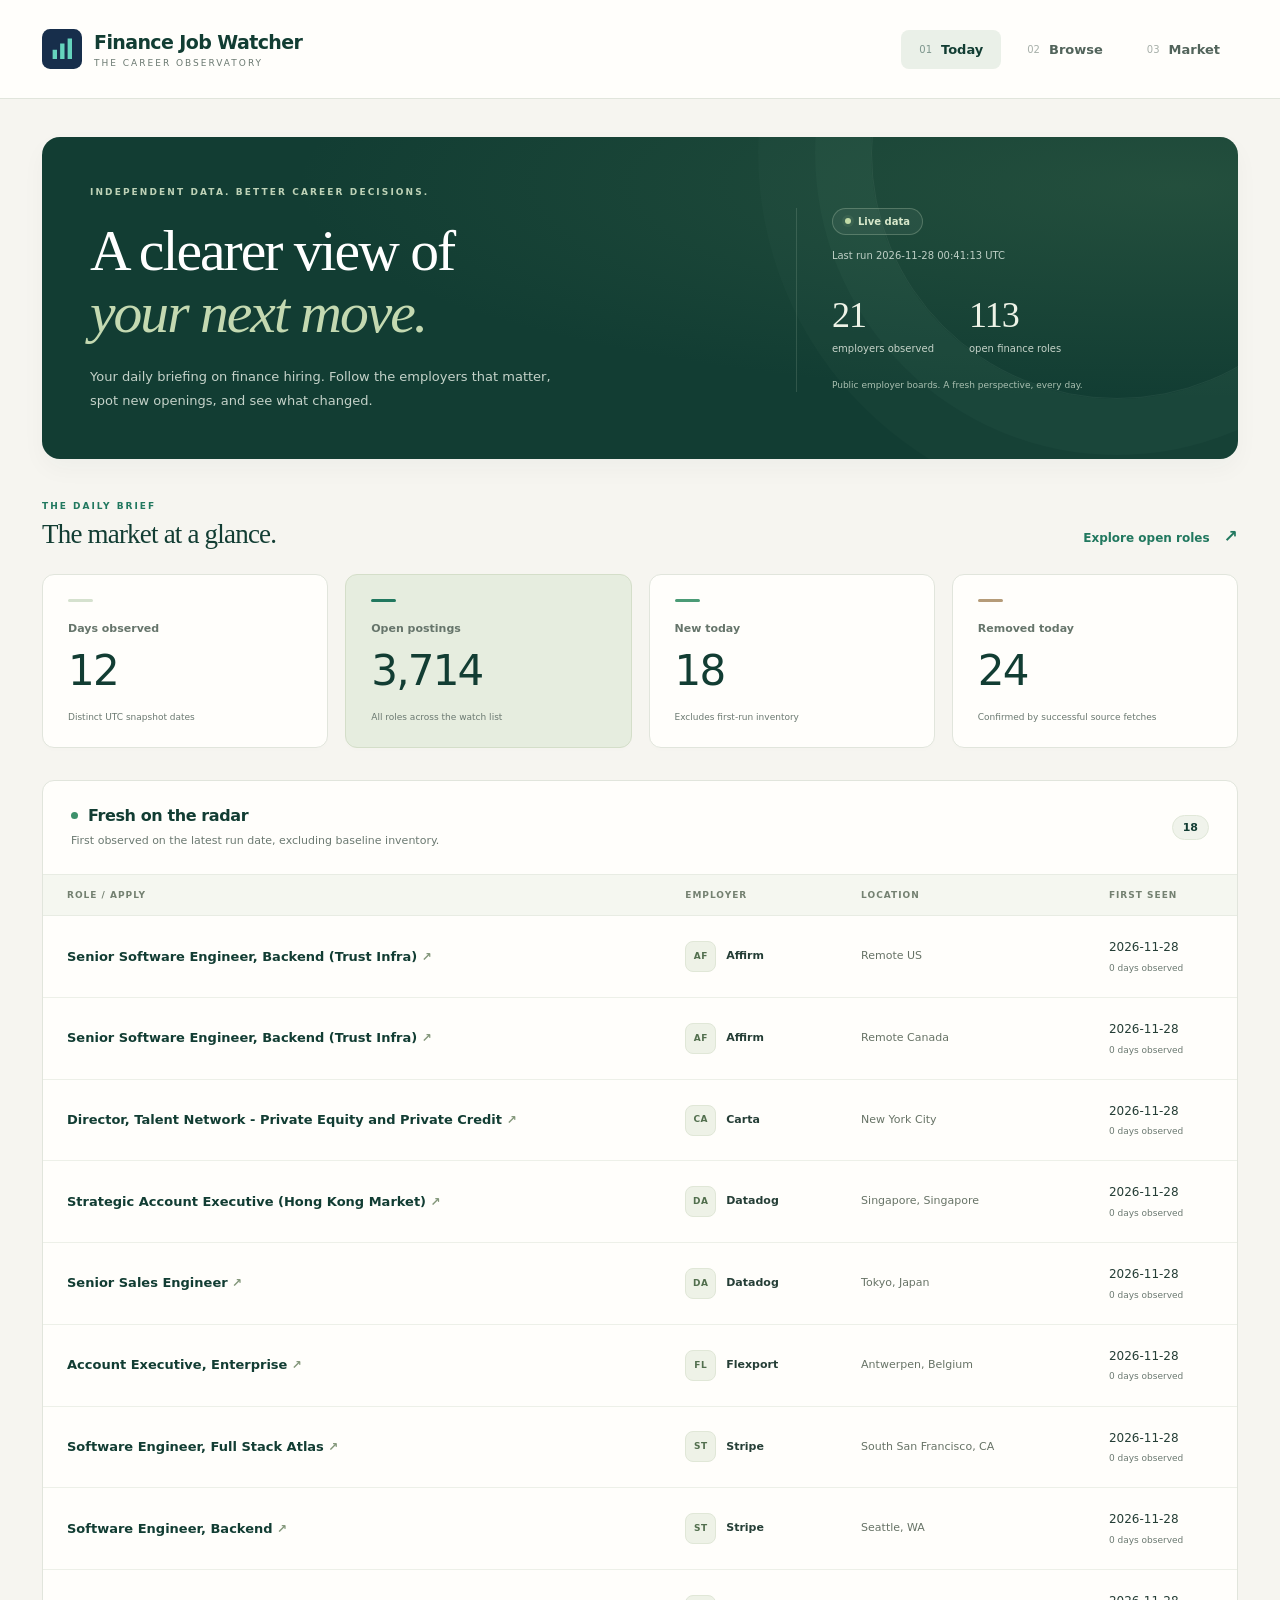
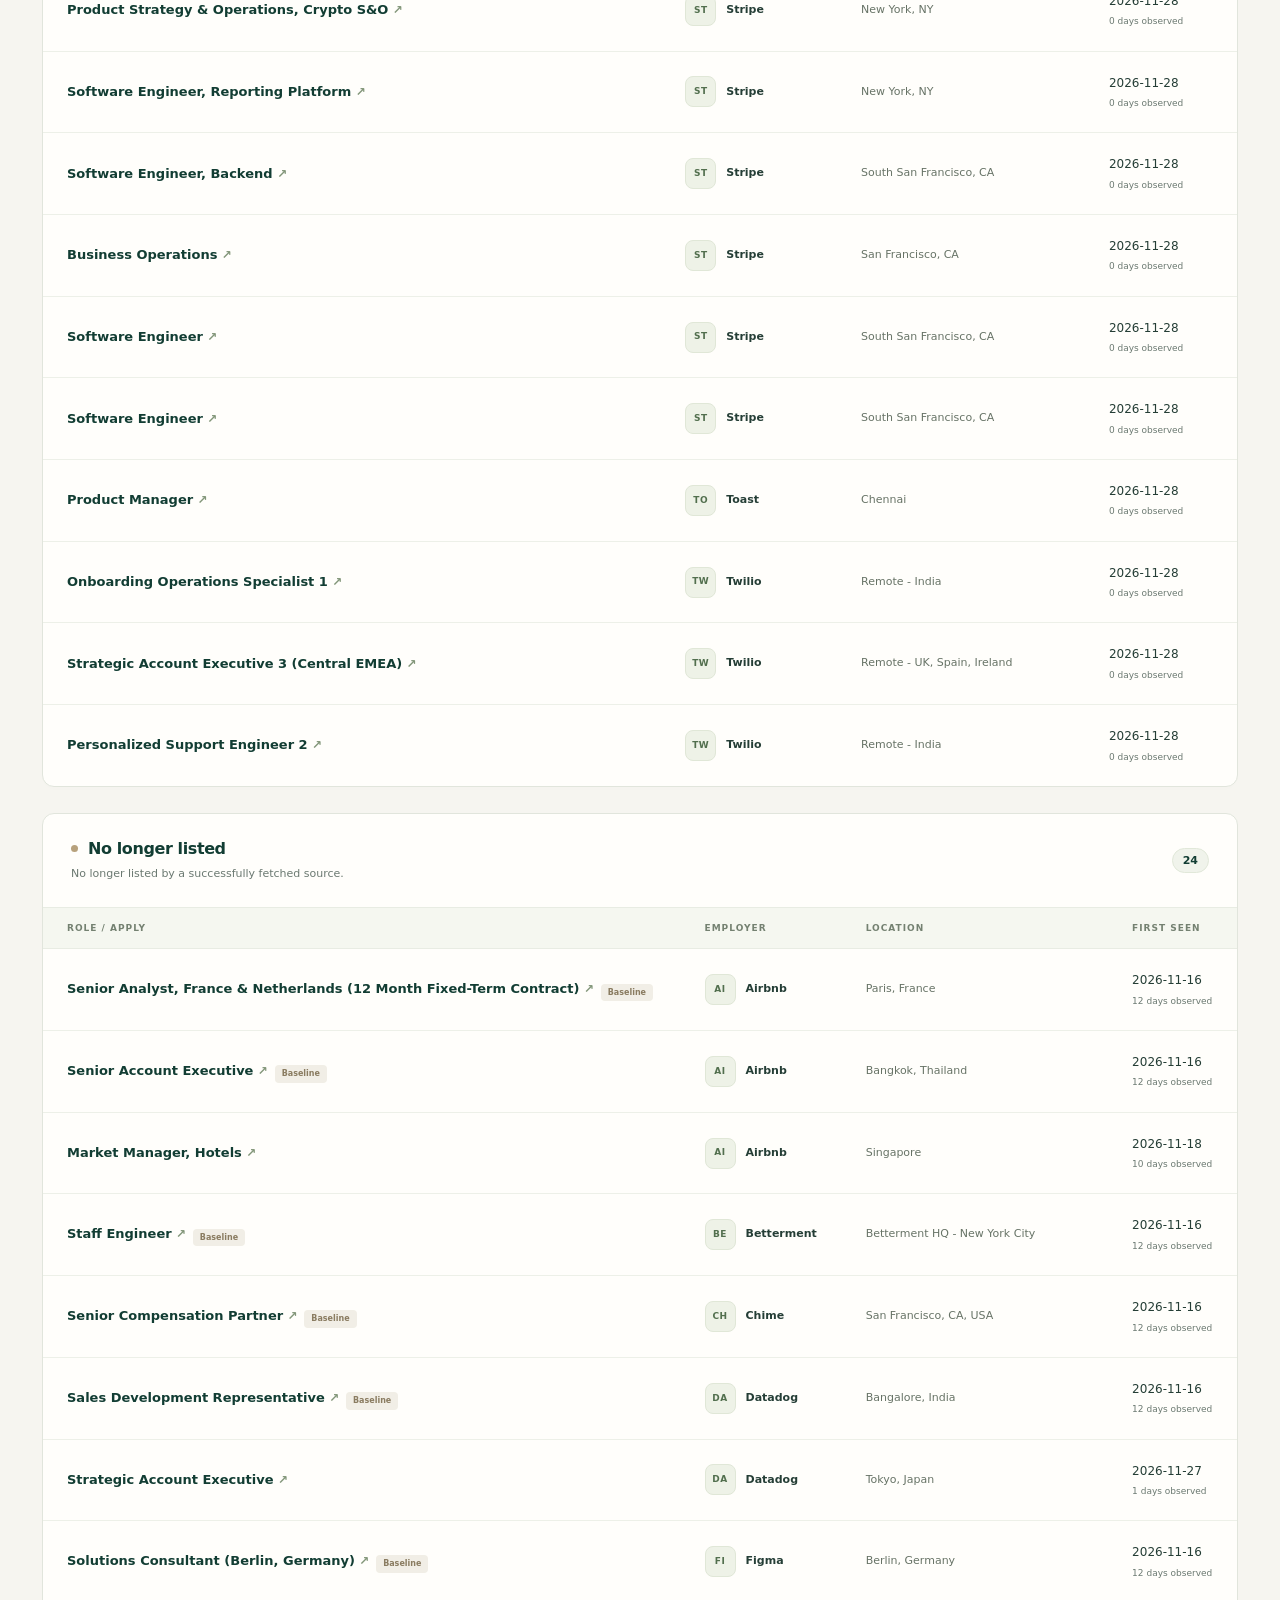
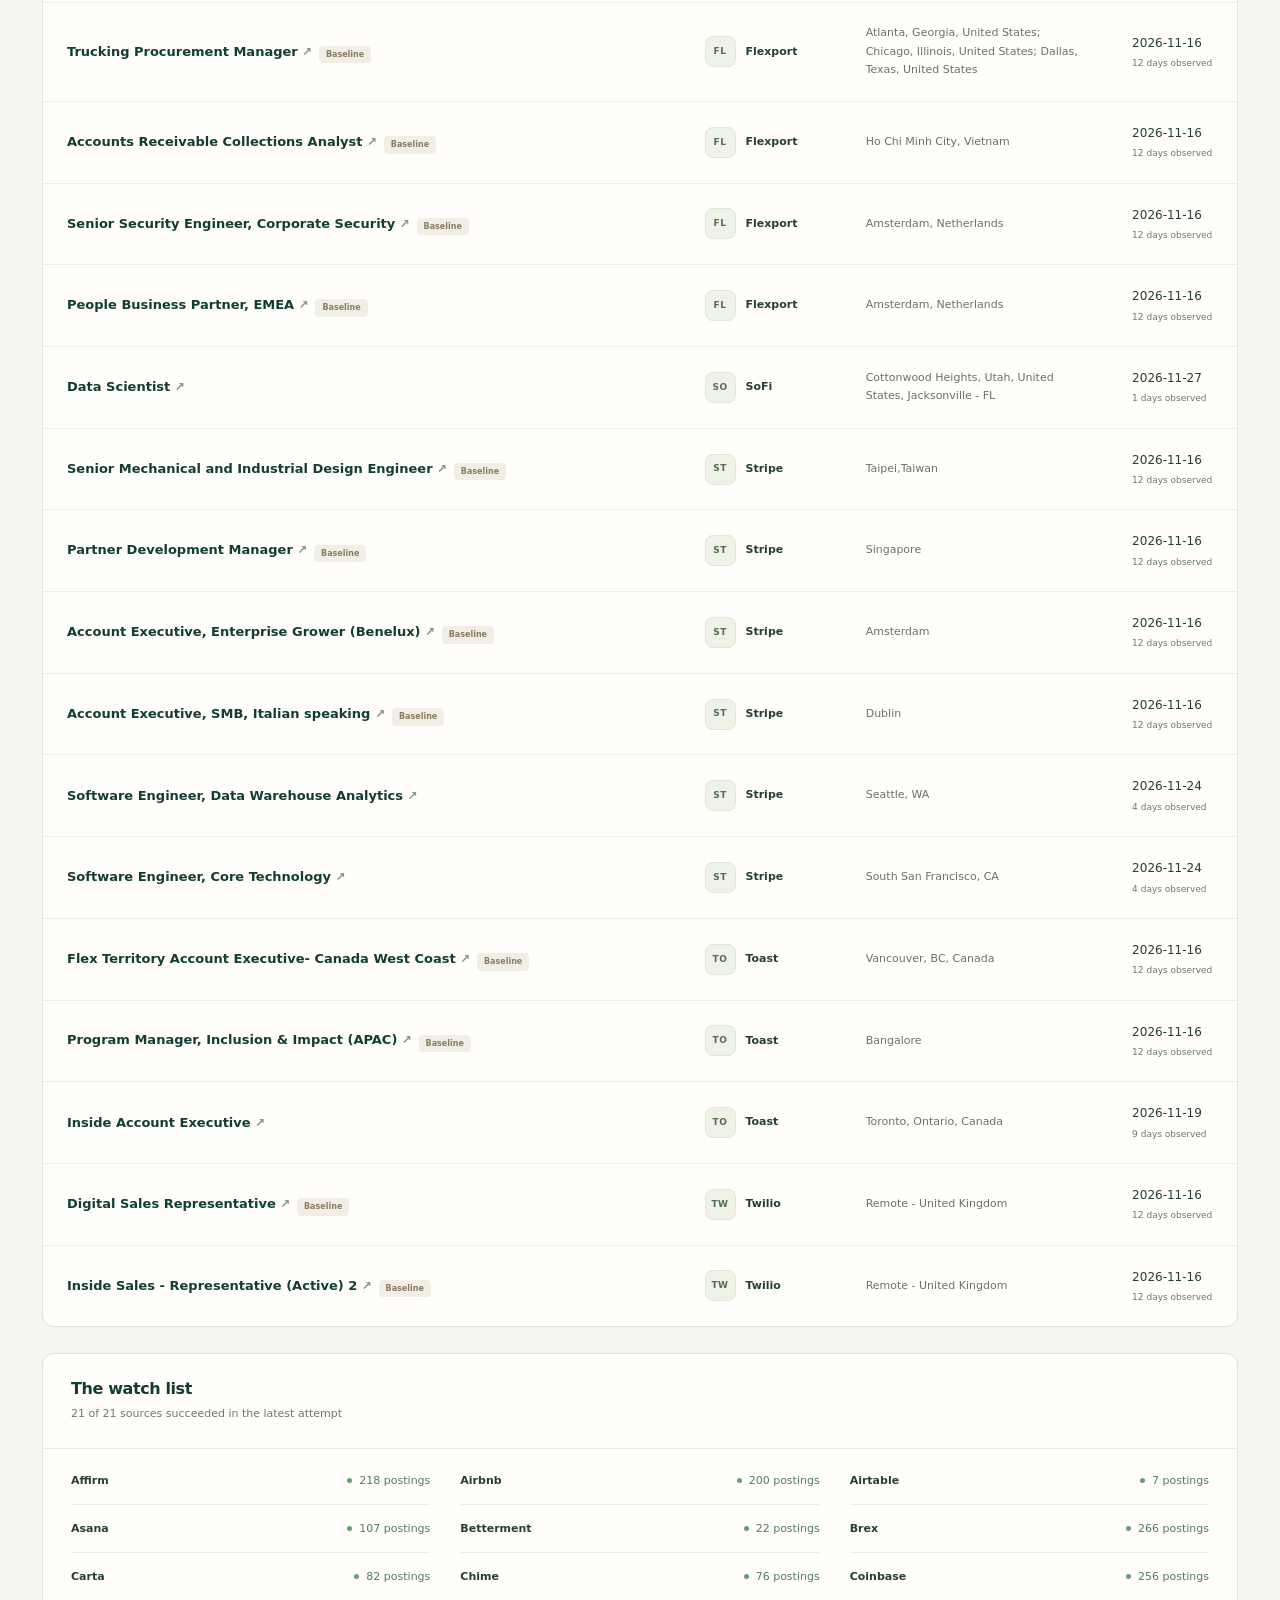
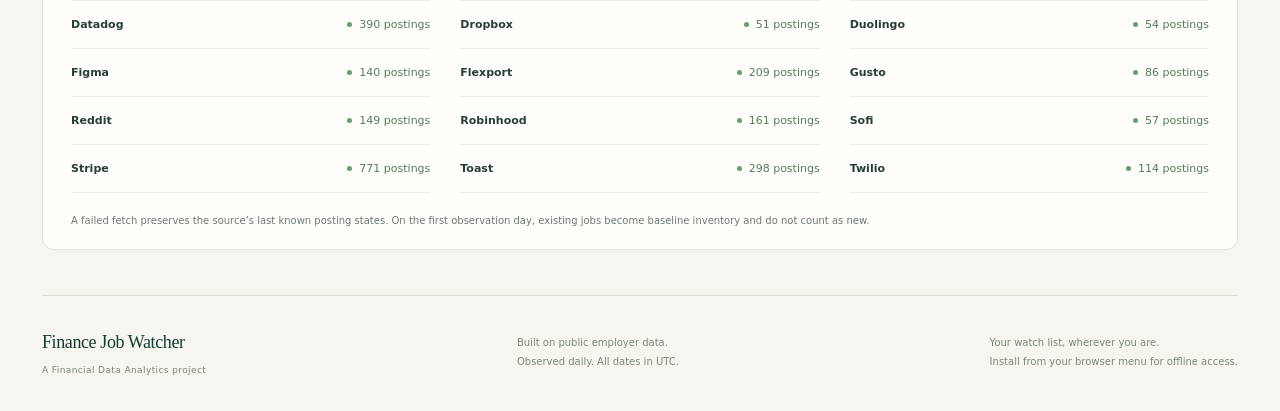
<file: index.html>
<!doctype html>
<html lang="en">
<head>
<meta charset="utf-8"><meta name="viewport" content="width=device-width,initial-scale=1">
<meta name="theme-color" content="#123d33"><meta name="description" content="A daily view of finance hiring: new roles, open postings, and job-market trends from public employer boards.">
<link rel="icon" href="./assets/icon.svg" type="image/svg+xml"><link rel="apple-touch-icon" href="./assets/icon-192.png">
<link rel="manifest" href="./manifest.webmanifest"><link rel="stylesheet" href="./assets/style.css?v=report-6">
<title>Today · Finance Job Watcher</title><script type="module" src="./assets/app.mjs?v=report-6"></script>
</head>
<body data-page="today">
<a class="skip" href="#main">Skip to content</a>
<header class="topbar"><div class="top-inner">
<a class="brand" href="./index.html"><img src="./assets/icon.svg" alt="" width="36" height="36"><span>Finance Job Watcher<small>The career observatory</small></span></a>
<nav class="nav" aria-label="Main navigation"><a data-nav="today" href="./index.html"><span aria-hidden="true">01</span>Today</a><a data-nav="browse" href="./browse.html"><span aria-hidden="true">02</span>Browse</a><a data-nav="market" href="./market.html"><span aria-hidden="true">03</span>Market</a></nav>
<button type="button" id="install-app" hidden>Install app</button></div></header>
<main id="main" class="workspace">
<div class="page-heading"><div><p class="eyebrow">Independent data. Better career decisions.</p><h1>A clearer view of<br><em>your next move.</em></h1><p class="subtitle">Your daily briefing on finance hiring. Follow the employers that matter, spot new openings, and see what changed.</p></div>
<div class="run-meta"><span class="pill" id="connection">Loading data</span><small id="run-time">Checking the latest snapshot…</small><div class="hero-facts"><div><strong id="hero-employers">—</strong><span>employers observed</span></div><div><strong id="hero-finance">—</strong><span>open finance roles</span></div></div><p class="hero-caption">Public employer boards. A fresh perspective, every day.</p></div></div>
<div id="notice" role="status" aria-live="polite"></div><p id="loading" class="loading" role="status">Loading job-market data…</p>
<div id="content" hidden>
<div class="section-intro"><div><p class="eyebrow">The daily brief</p><h2>The market at a glance.</h2></div><a href="./browse.html" class="text-link">Explore open roles <span aria-hidden="true">↗</span></a></div><section class="stats" aria-label="Latest run totals">
<div class="stat"><p>Days observed</p><strong data-count="days_with_success">—</strong><small>Distinct UTC snapshot dates</small></div>
<div class="stat accent"><p>Open postings</p><strong data-count="open">—</strong><small>All roles across the watch list</small></div>
<div class="stat"><p>New today</p><strong data-count="new_today">—</strong><small>Excludes first-run inventory</small></div>
<div class="stat"><p>Removed today</p><strong data-count="removed_today">—</strong><small>Confirmed by successful source fetches</small></div></section>
<section class="panel"><div class="panel-head"><div><h2><span class="section-dot"></span>Fresh on the radar</h2><p>First observed on the latest run date, excluding baseline inventory.</p></div><span id="new-total" class="number">0</span></div><div id="new-list"></div></section>
<section class="panel"><div class="panel-head"><div><h2><span class="section-dot muted"></span>No longer listed</h2><p>No longer listed by a successfully fetched source.</p></div><span id="removed-total" class="number">0</span></div><div id="removed-list"></div></section>
<section class="panel"><div class="panel-head"><div><h2>The watch list</h2><p id="source-summary"></p></div></div><ul id="sources" class="source-grid"></ul><p class="panel-note">A failed fetch preserves the source’s last known posting states. On the first observation day, existing jobs become baseline inventory and do not count as new.</p></section></div><footer class="footer"><span class="footer-brand">Finance Job Watcher<small>A Financial Data Analytics project</small></span><span>Built on public employer data.<br>Observed daily. All dates in UTC.</span><span>Your watch list, wherever you are.<br>Install from your browser menu for offline access.</span></footer></main></body></html>
</file>
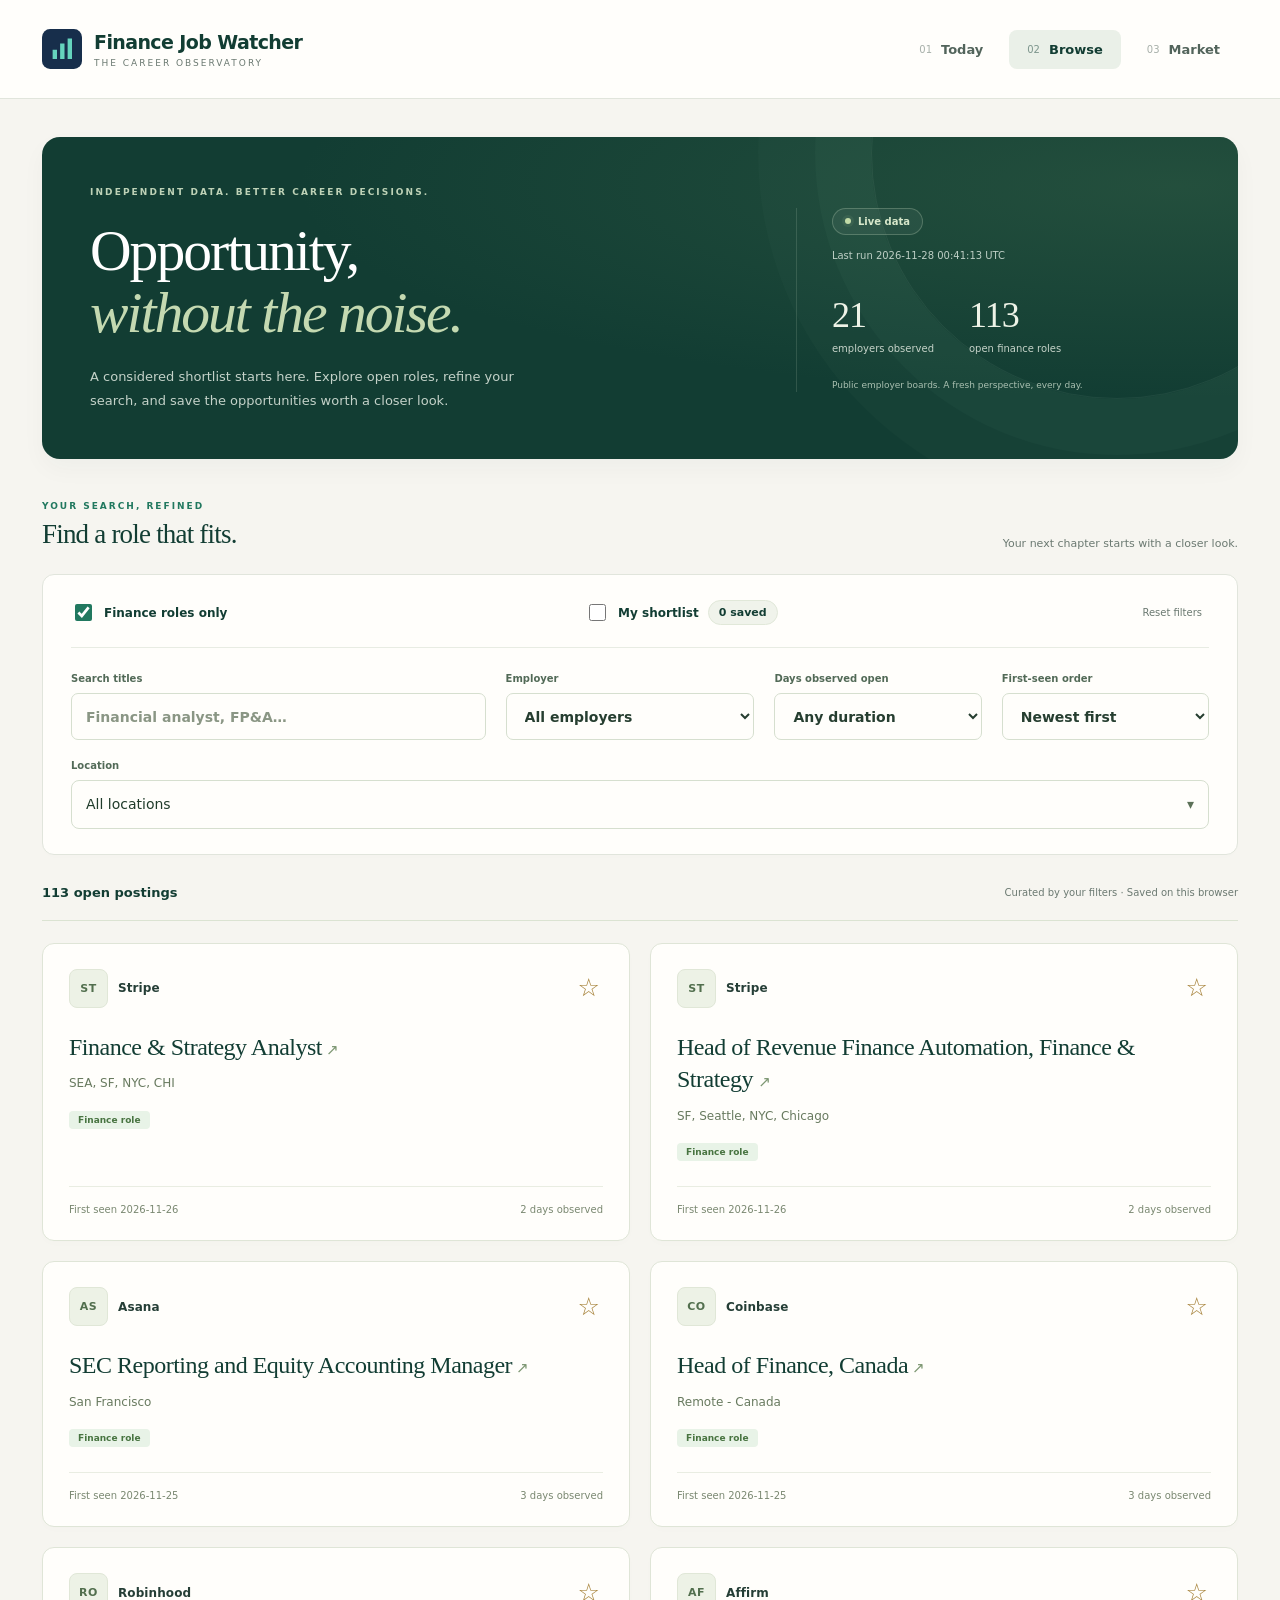
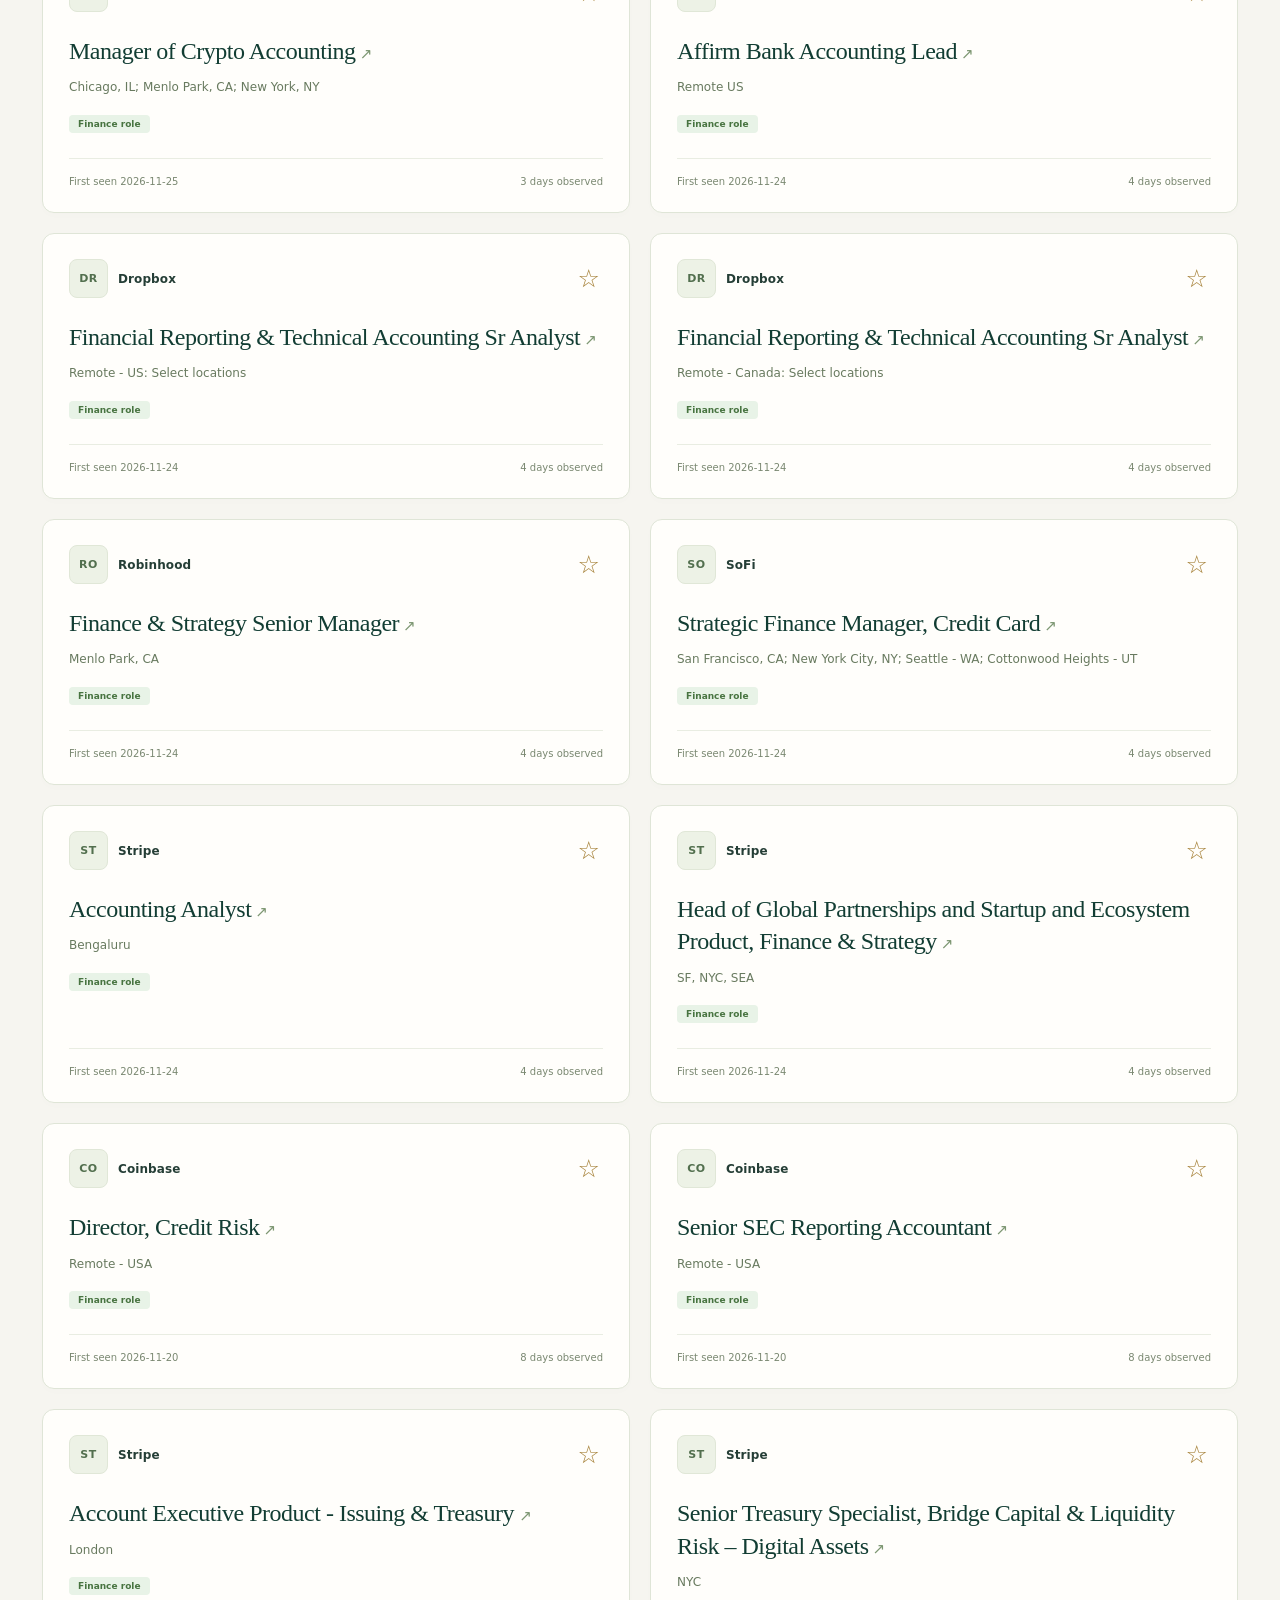
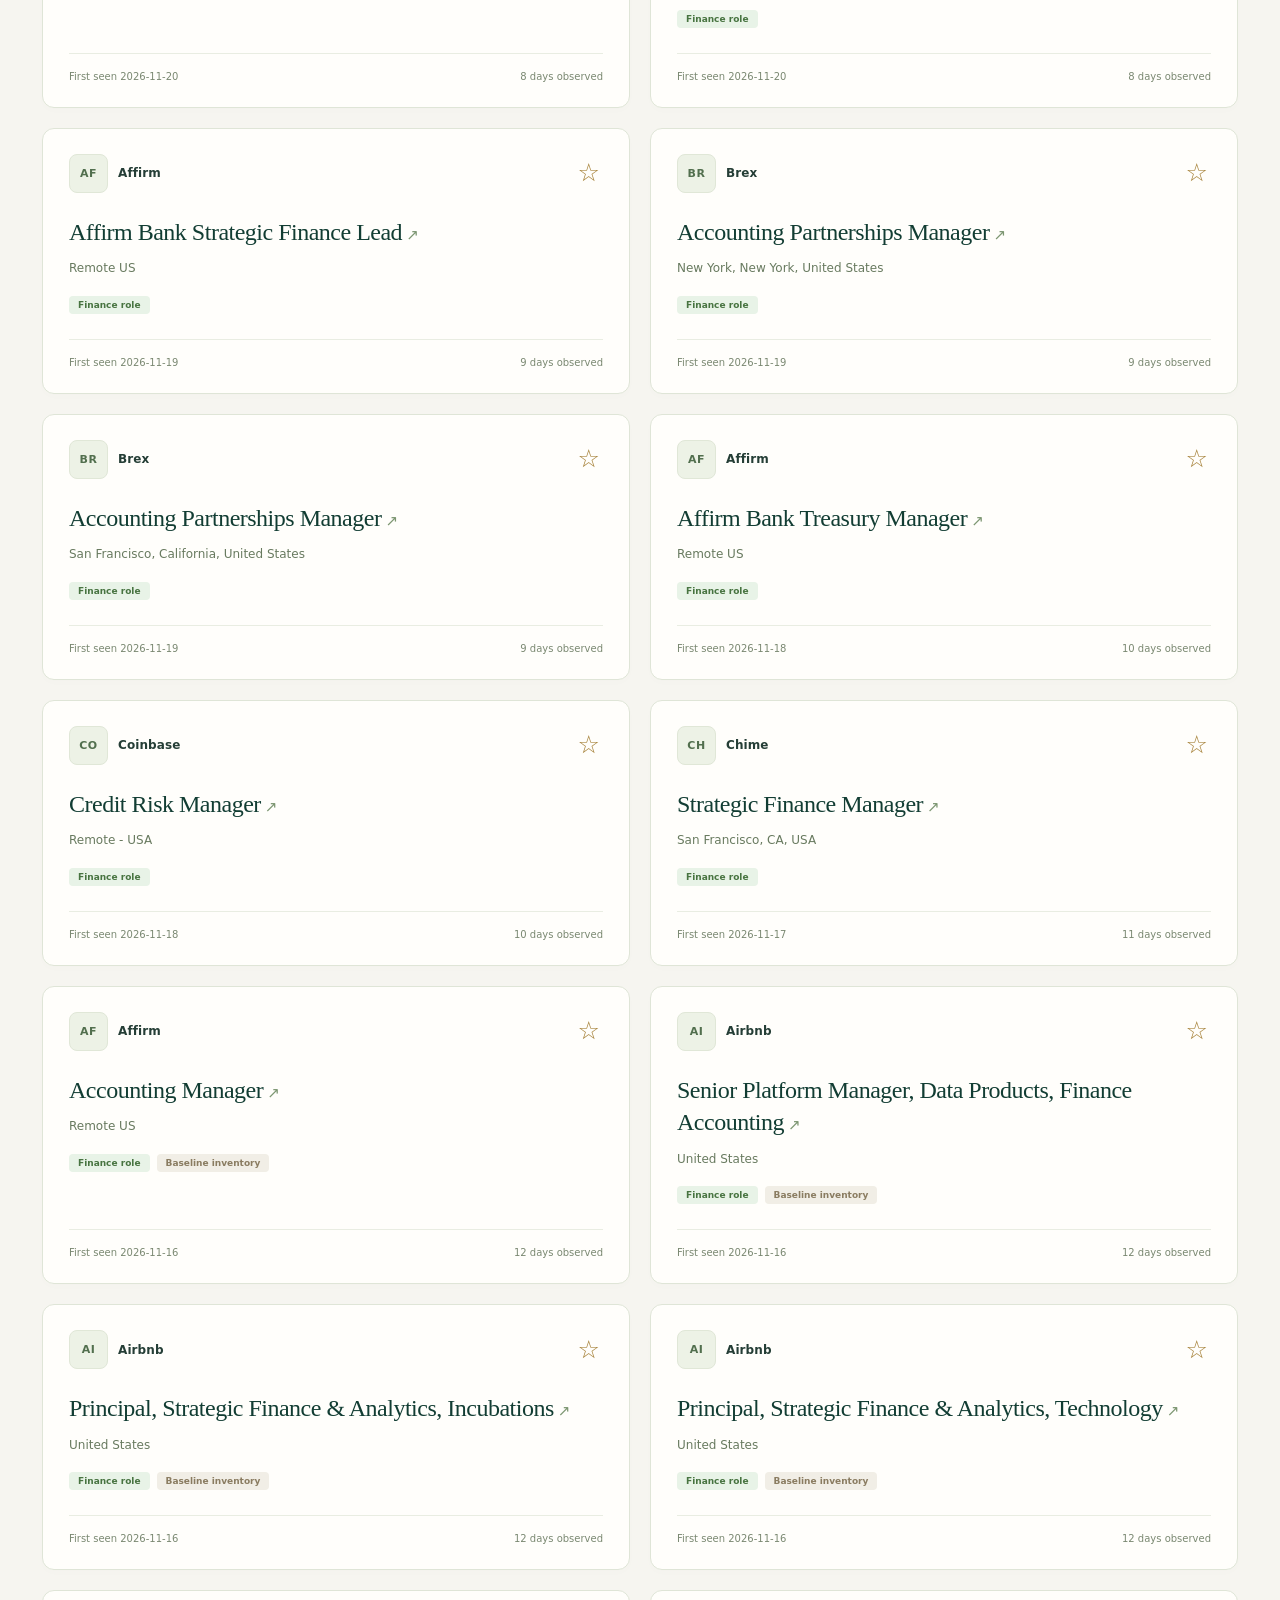
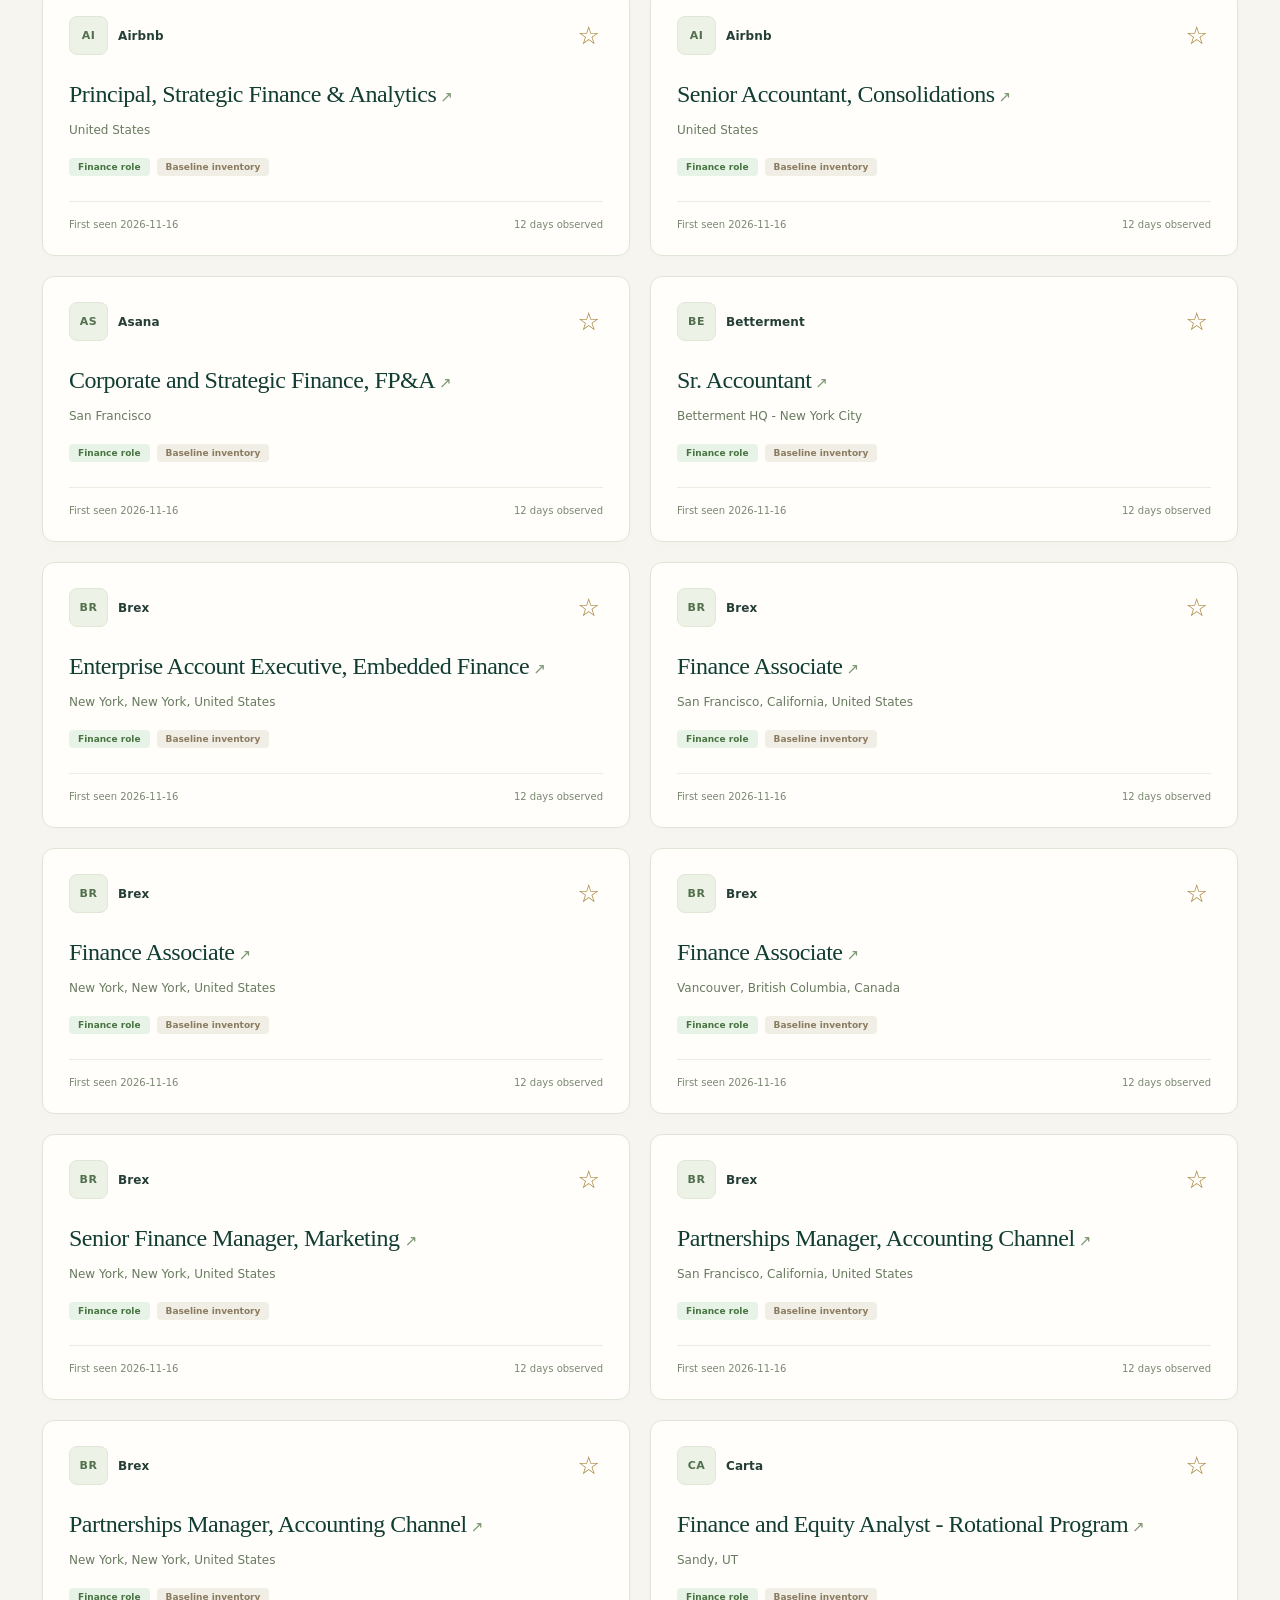
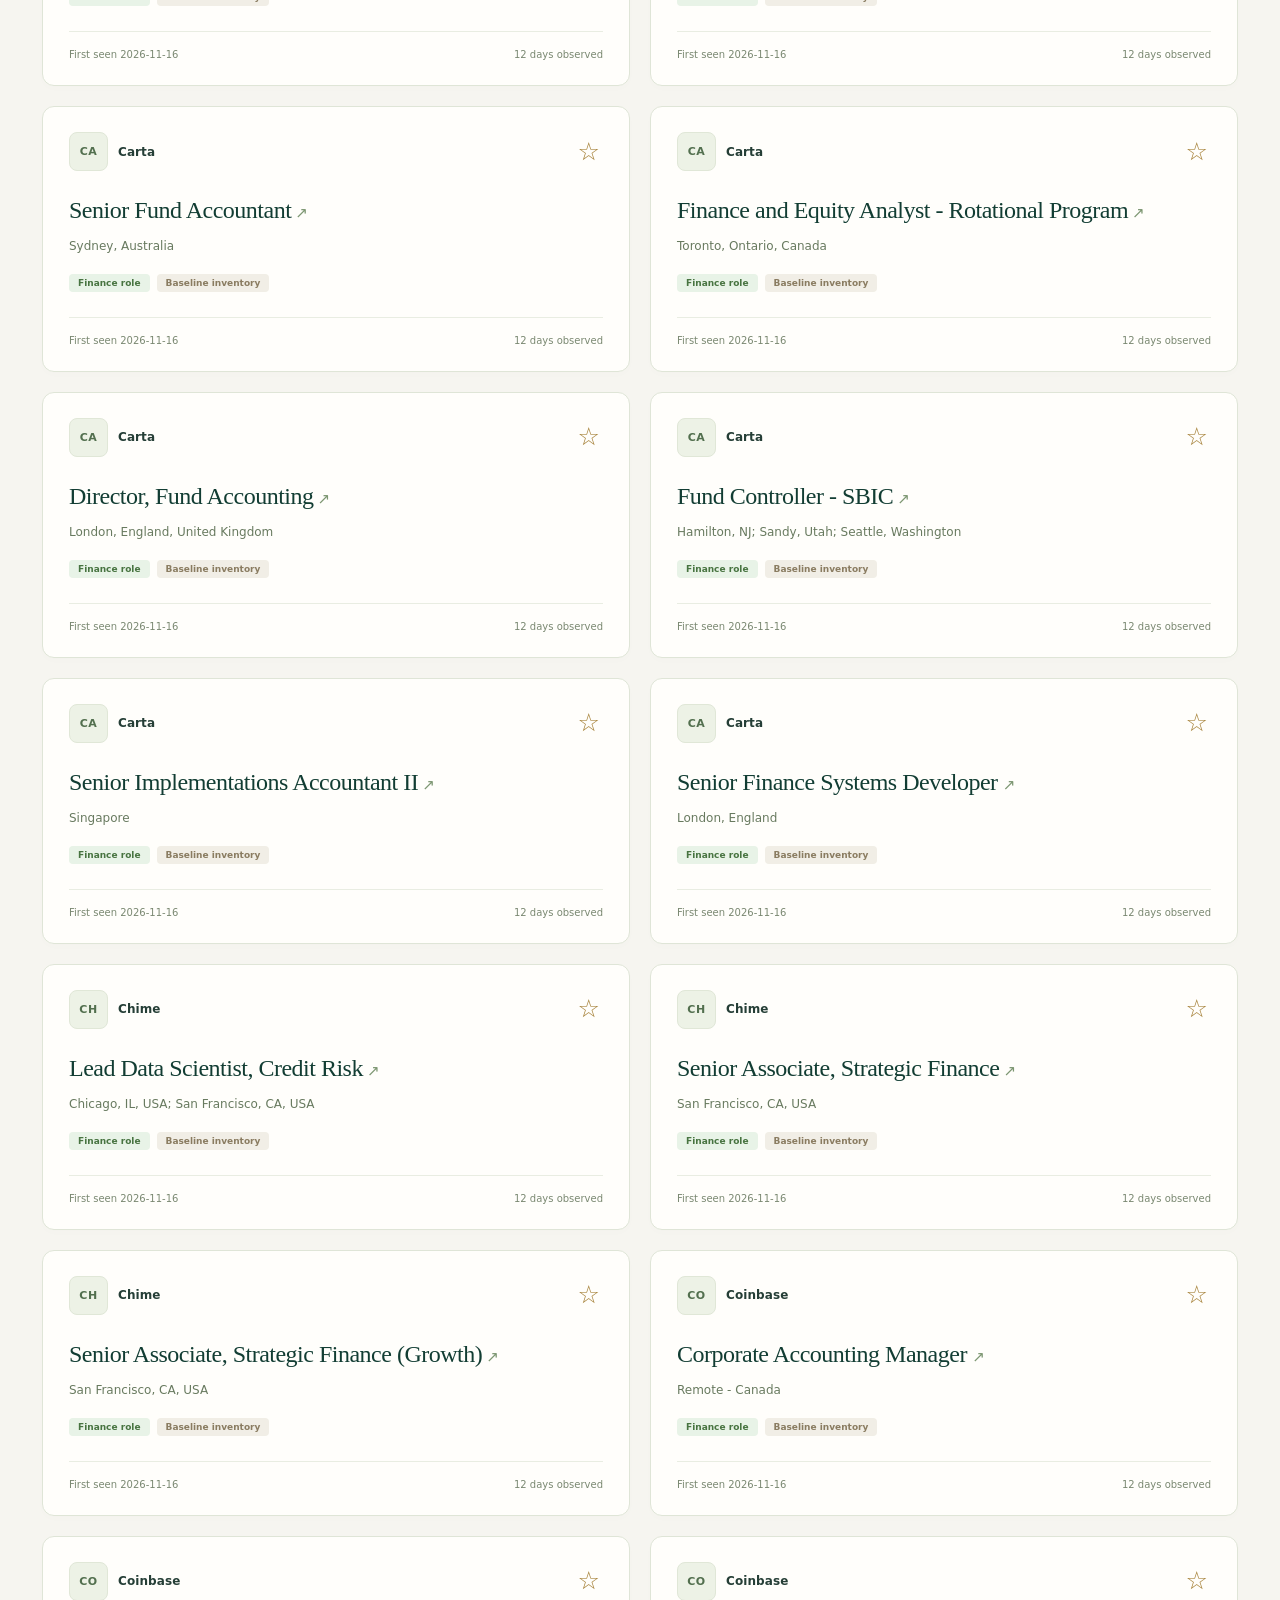
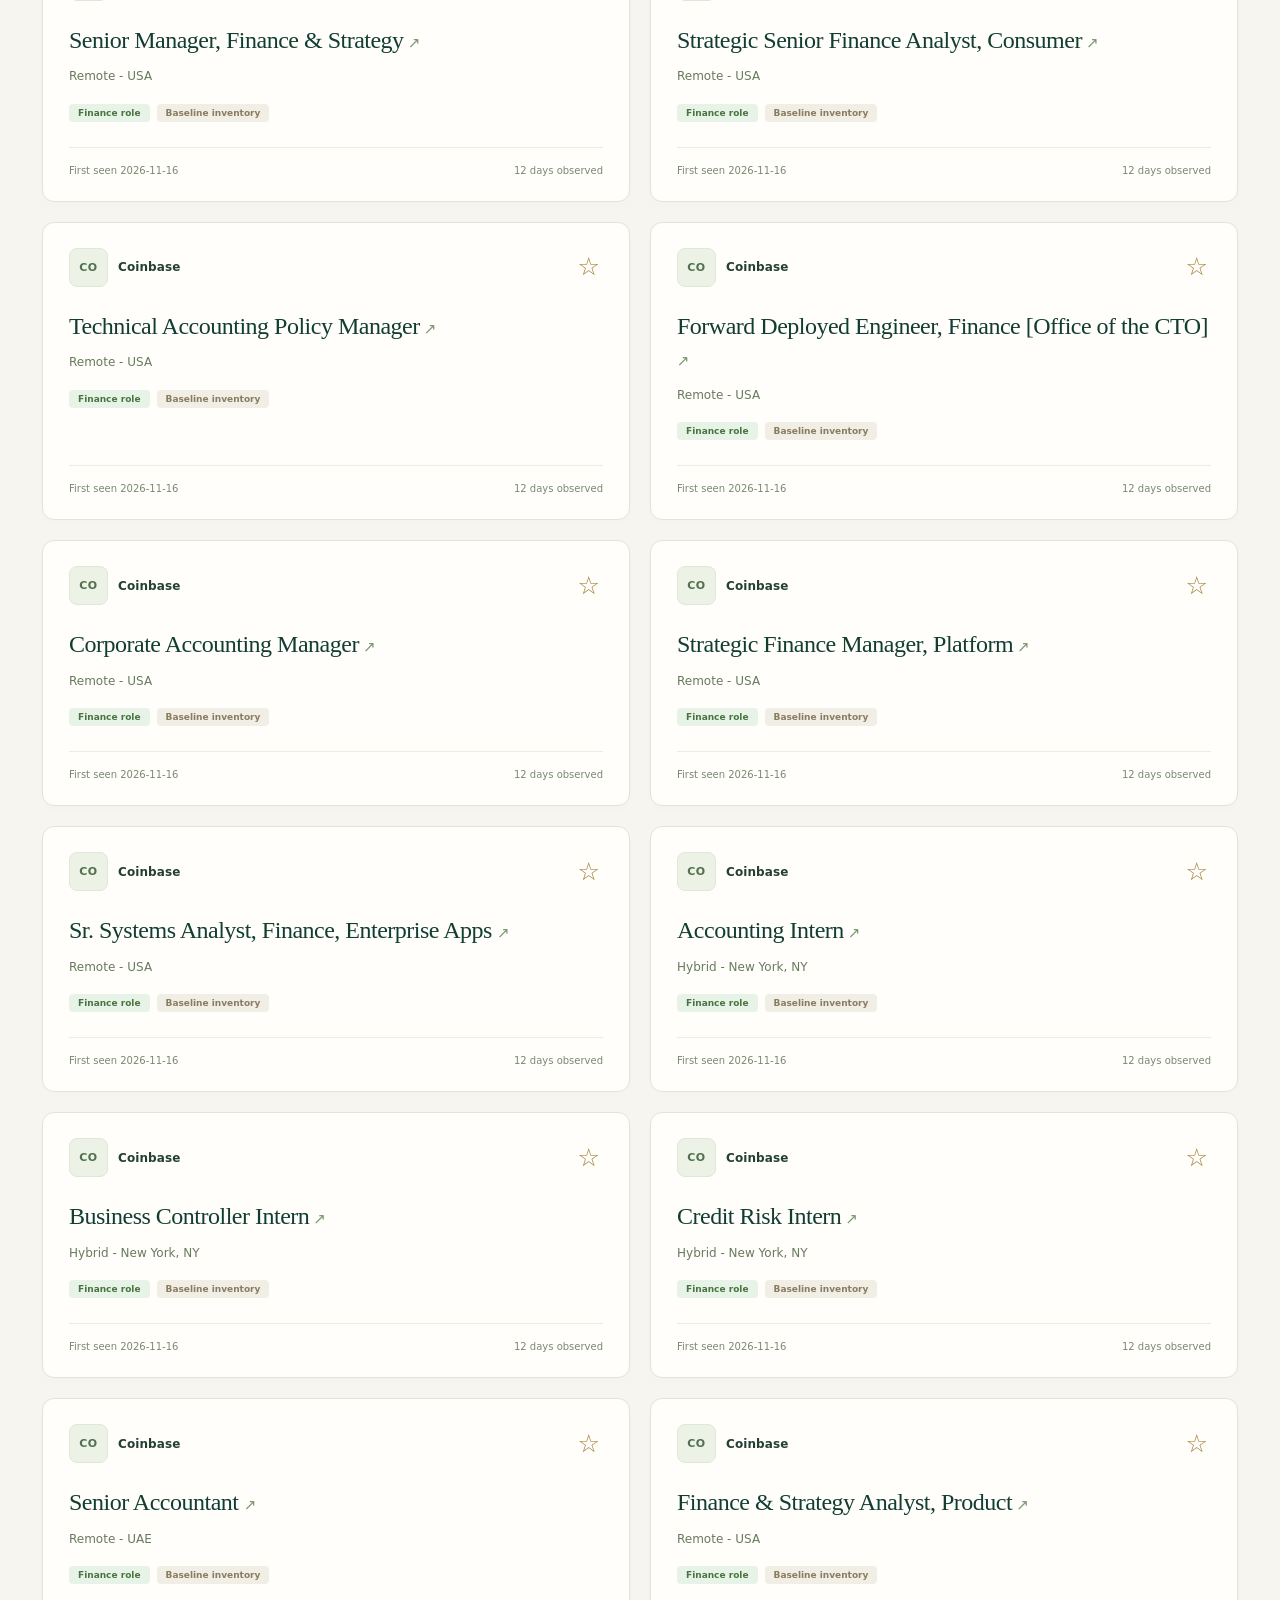
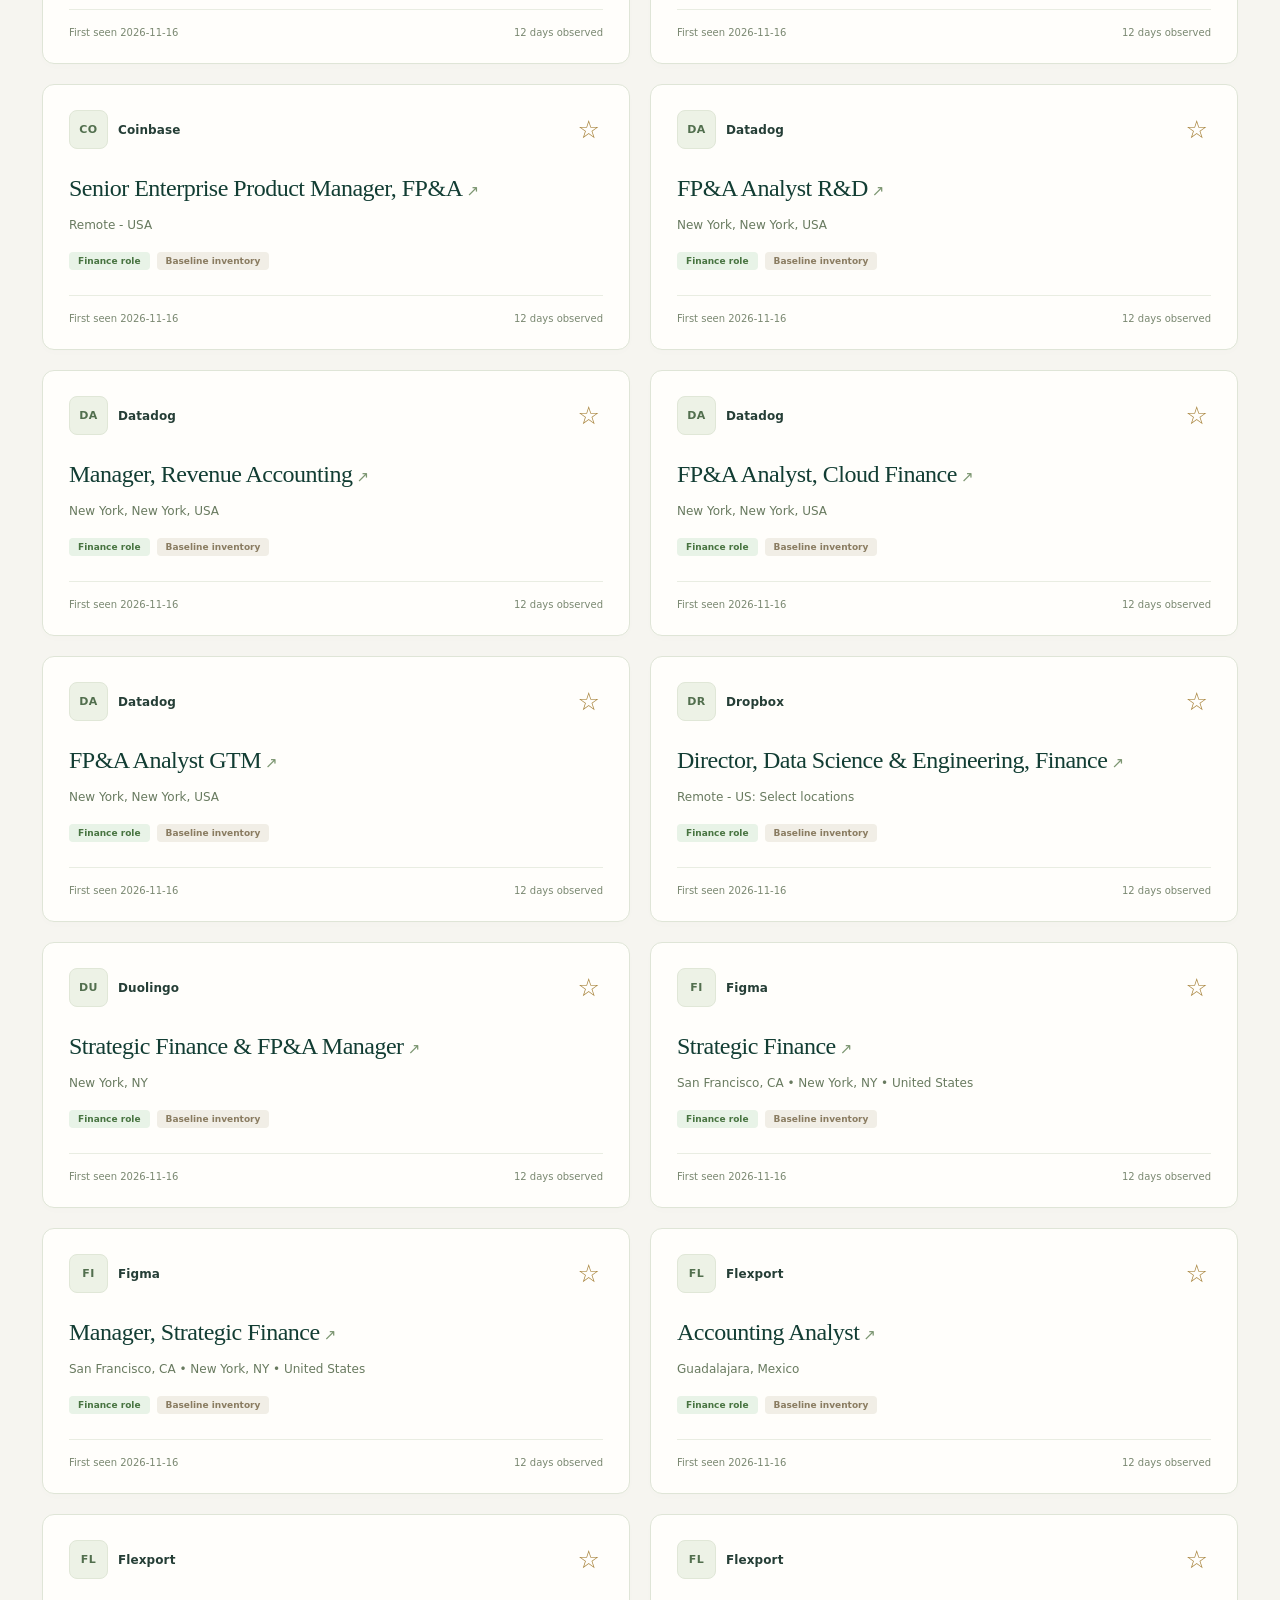
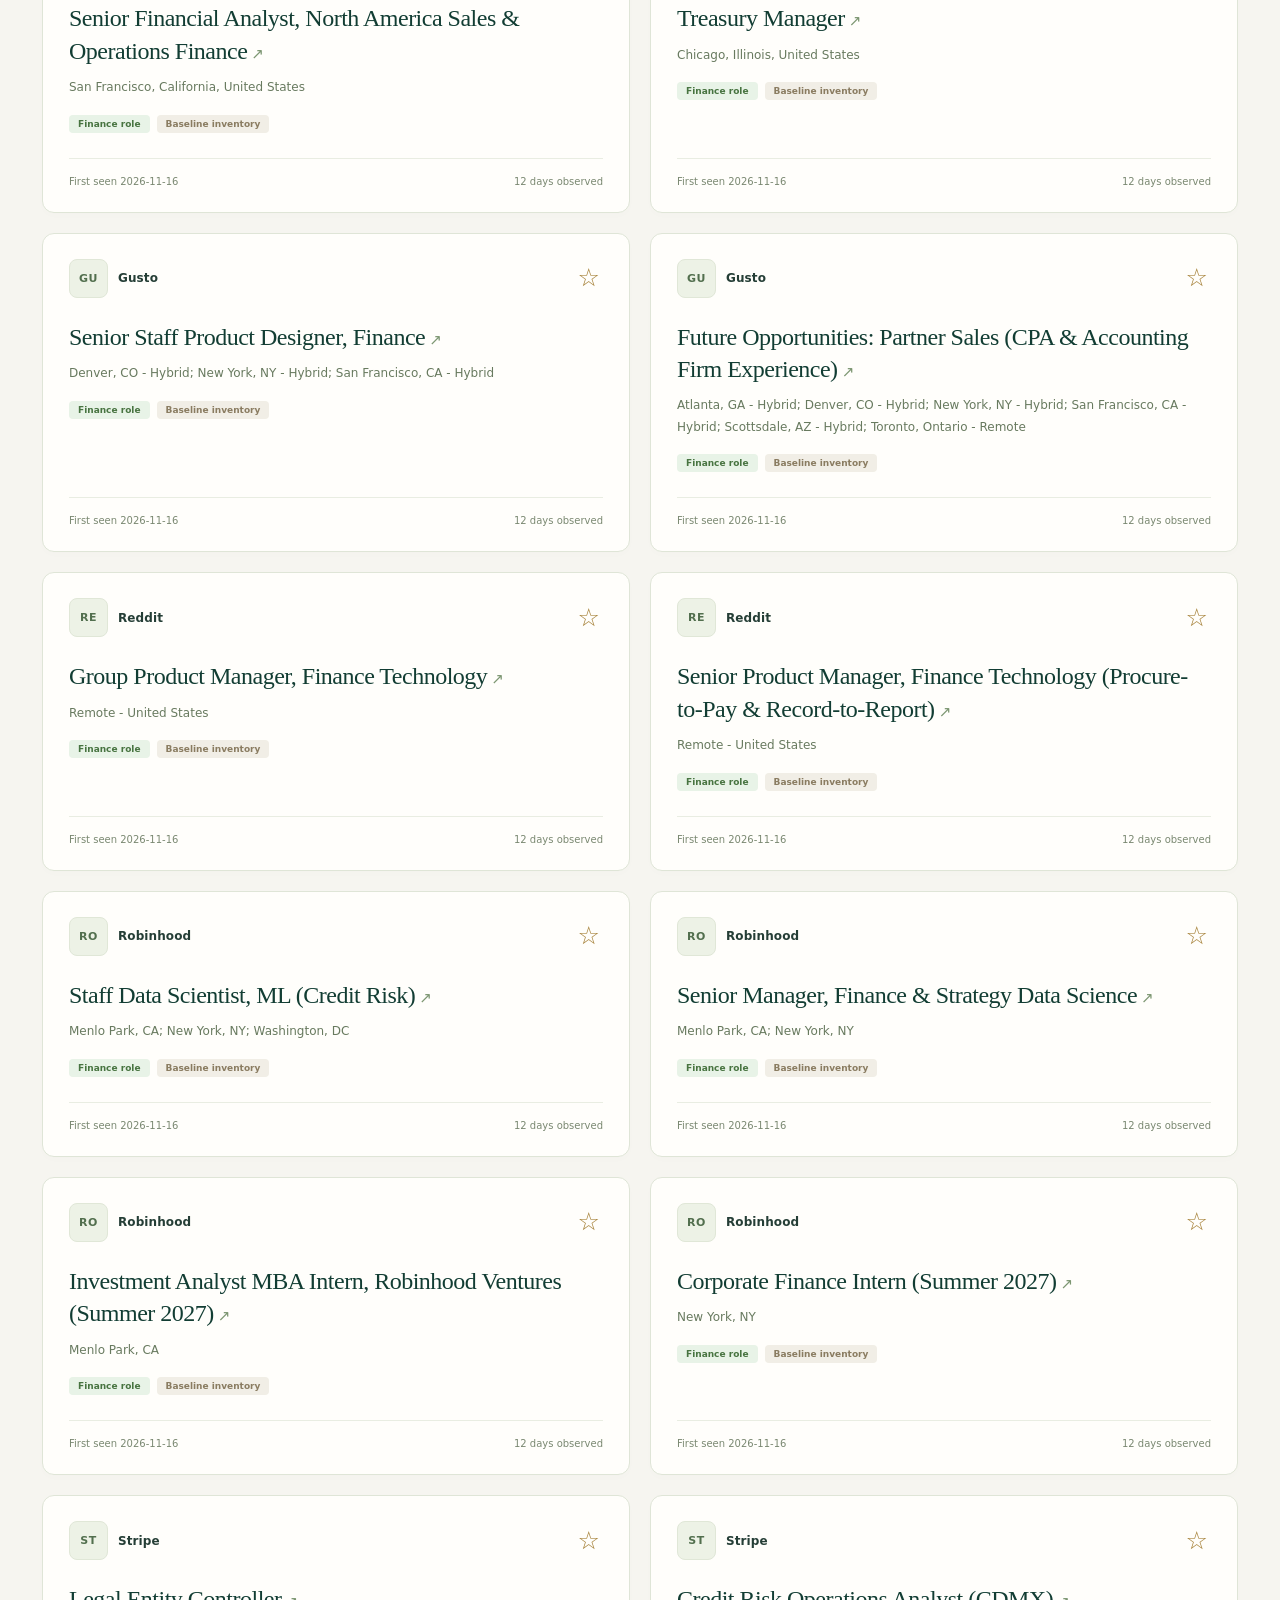
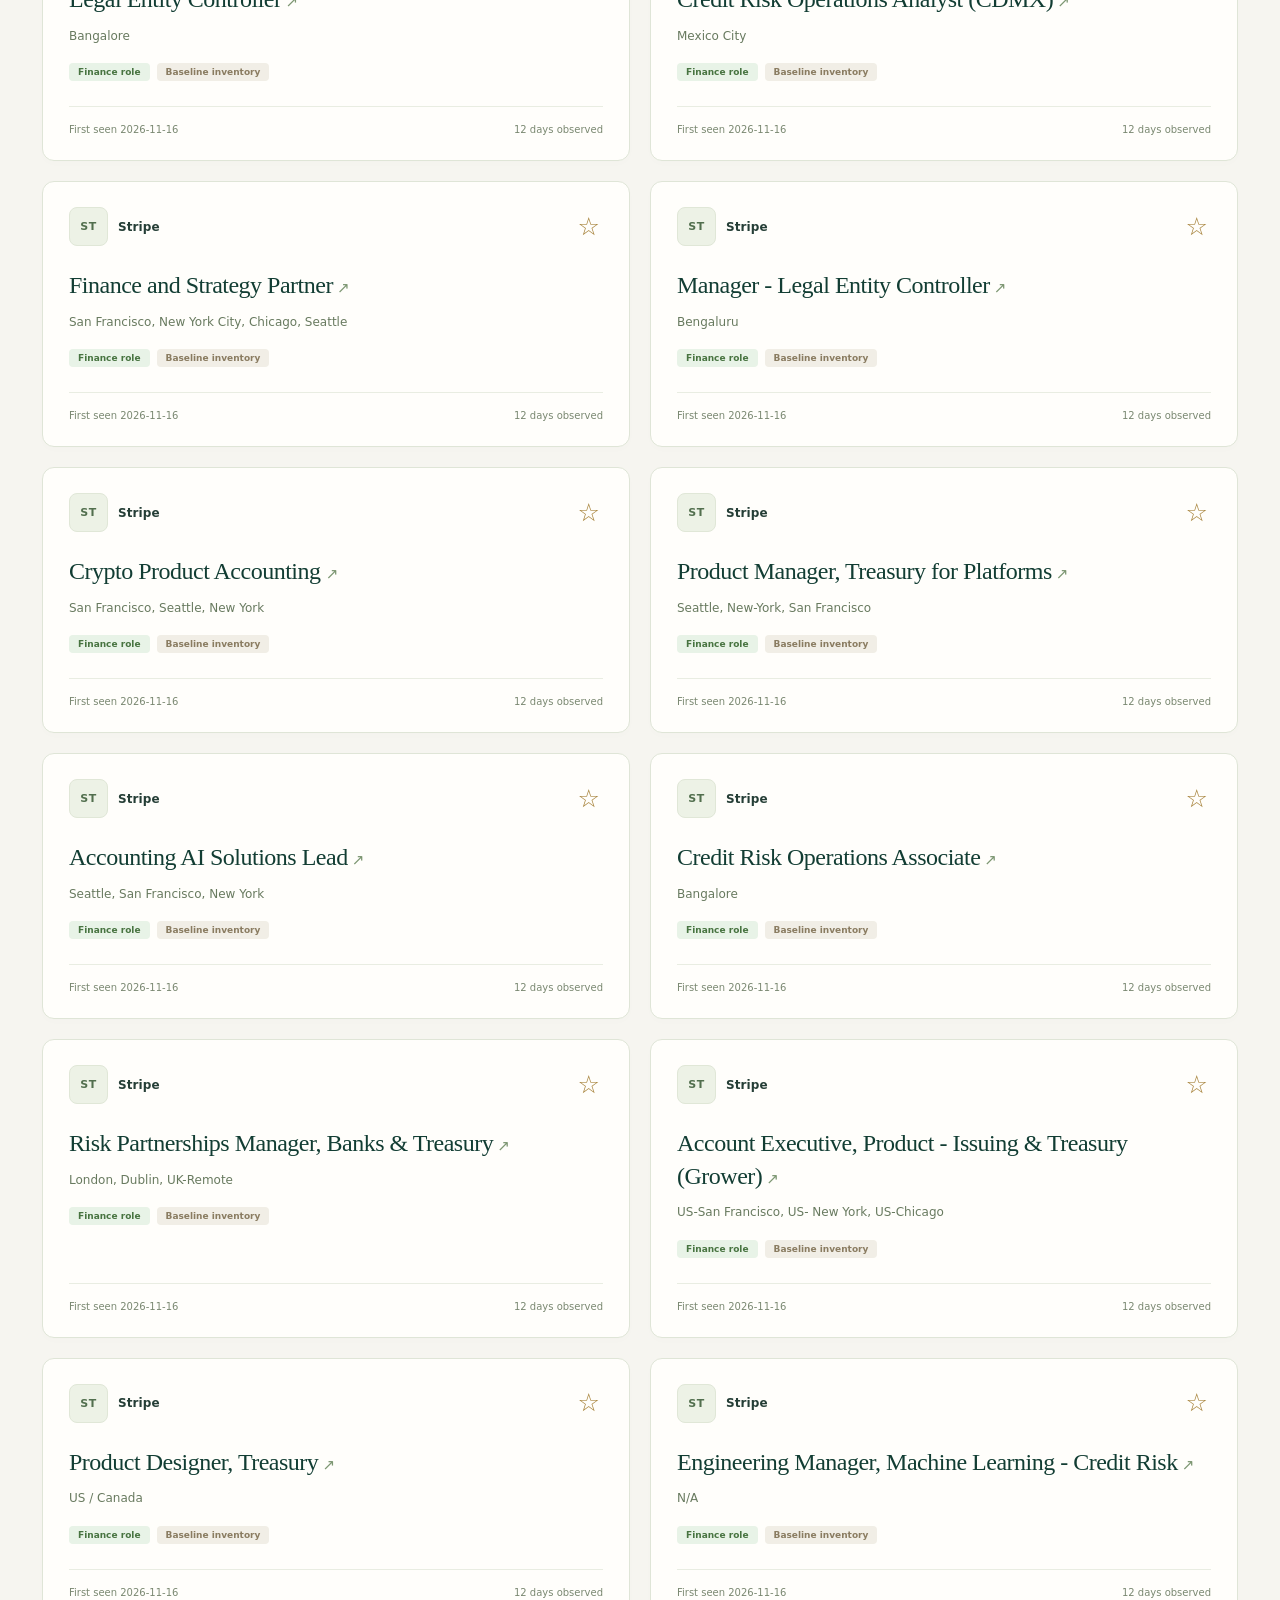
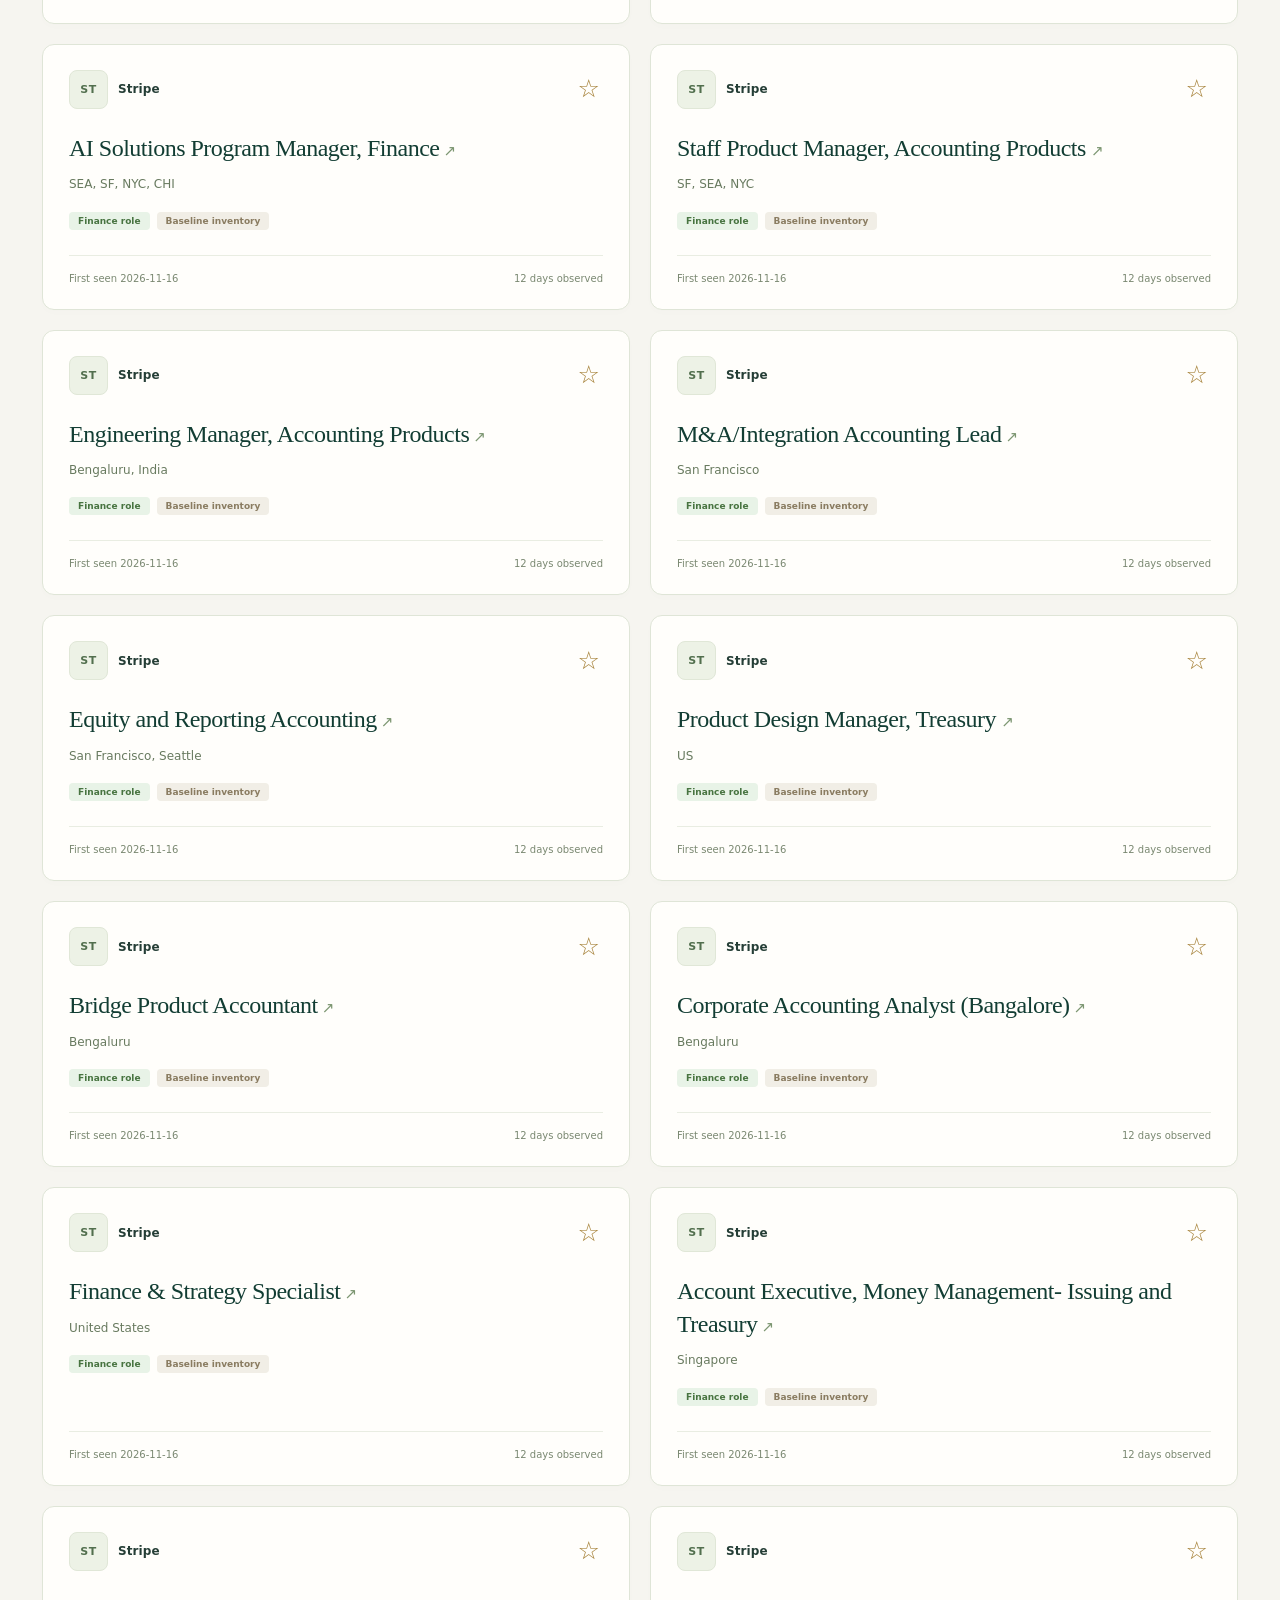
<file: browse.html>
<!doctype html>
<html lang="en">
<head>
<meta charset="utf-8"><meta name="viewport" content="width=device-width,initial-scale=1">
<meta name="theme-color" content="#123d33"><meta name="description" content="A daily view of finance hiring: new roles, open postings, and job-market trends from public employer boards.">
<link rel="icon" href="./assets/icon.svg" type="image/svg+xml"><link rel="apple-touch-icon" href="./assets/icon-192.png">
<link rel="manifest" href="./manifest.webmanifest"><link rel="stylesheet" href="./assets/style.css?v=report-6">
<title>Browse · Finance Job Watcher</title><script type="module" src="./assets/app.mjs?v=report-6"></script>
</head>
<body data-page="browse">
<a class="skip" href="#main">Skip to content</a>
<header class="topbar"><div class="top-inner">
<a class="brand" href="./index.html"><img src="./assets/icon.svg" alt="" width="36" height="36"><span>Finance Job Watcher<small>The career observatory</small></span></a>
<nav class="nav" aria-label="Main navigation"><a data-nav="today" href="./index.html"><span aria-hidden="true">01</span>Today</a><a data-nav="browse" href="./browse.html"><span aria-hidden="true">02</span>Browse</a><a data-nav="market" href="./market.html"><span aria-hidden="true">03</span>Market</a></nav>
<button type="button" id="install-app" hidden>Install app</button></div></header>
<main id="main" class="workspace">
<div class="page-heading"><div><p class="eyebrow">Independent data. Better career decisions.</p><h1>Opportunity,<br><em>without the noise.</em></h1><p class="subtitle">A considered shortlist starts here. Explore open roles, refine your search, and save the opportunities worth a closer look.</p></div>
<div class="run-meta"><span class="pill" id="connection">Loading data</span><small id="run-time">Checking the latest snapshot…</small><div class="hero-facts"><div><strong id="hero-employers">—</strong><span>employers observed</span></div><div><strong id="hero-finance">—</strong><span>open finance roles</span></div></div><p class="hero-caption">Public employer boards. A fresh perspective, every day.</p></div></div>
<div id="notice" role="status" aria-live="polite"></div><p id="loading" class="loading" role="status">Loading job-market data…</p>
<div id="content" hidden>
<div class="section-intro"><div><p class="eyebrow">Your search, refined</p><h2>Find a role that fits.</h2></div><span class="section-hint">Your next chapter starts with a closer look.</span></div><section class="panel filter-panel" aria-label="Posting filters"><form id="filters">
<div class="filter-top"><label class="toggle"><input type="checkbox" name="roleOnly" checked> Finance roles only</label><label class="toggle"><input type="checkbox" name="shortlistOnly"> My shortlist <span id="shortlist-count" class="number">0 saved</span></label><button type="button" id="reset-filters">Reset filters</button></div>
<div class="filters"><label class="field">Search titles<input type="search" name="query" placeholder="Financial analyst, FP&amp;A…"></label>
<label class="field">Employer<select name="employer"><option value="">All employers</option></select></label>
<div class="field location-field" id="location-picker"><span id="location-label">Location</span>
<input type="hidden" name="location" value="">
<button type="button" id="location-toggle" class="location-toggle" aria-labelledby="location-label location-value" aria-expanded="false" aria-controls="location-menu"><span id="location-value">All locations</span><span aria-hidden="true">▾</span></button>
<div id="location-menu" class="location-menu" hidden>
<label for="location-search" class="sr-only">Search available locations</label><input type="search" id="location-search" placeholder="Type a city, state, or remote…" autocomplete="off">
<div id="location-options" class="location-options" role="group" aria-label="Available locations"></div>
<p id="location-feedback" class="location-feedback" role="status" aria-live="polite"></p>
</div></div>
<label class="field">Days observed open<select name="days"><option value="">Any duration</option><option value="7">7+ days</option><option value="14">14+ days</option><option value="30">30+ days</option></select></label>
<label class="field">First-seen order<select name="sort"><option value="newest">Newest first</option><option value="oldest">Oldest first</option></select></label></div></form></section>
<section class="browse-results"><div class="results-top"><strong id="results-count" role="status" aria-live="polite"></strong><span>Curated by your filters · Saved on this browser</span></div><div id="browse-list"></div></section>
<p class="subtitle">Days open means days since first observation, as of the last run. Baseline jobs may have been open longer. Saved roles stay in your shortlist after reloading; this view shows open postings only.</p></div><footer class="footer"><span class="footer-brand">Finance Job Watcher<small>A Financial Data Analytics project</small></span><span>Built on public employer data.<br>Observed daily. All dates in UTC.</span><span>Your watch list, wherever you are.<br>Install from your browser menu for offline access.</span></footer></main></body></html>
</file>
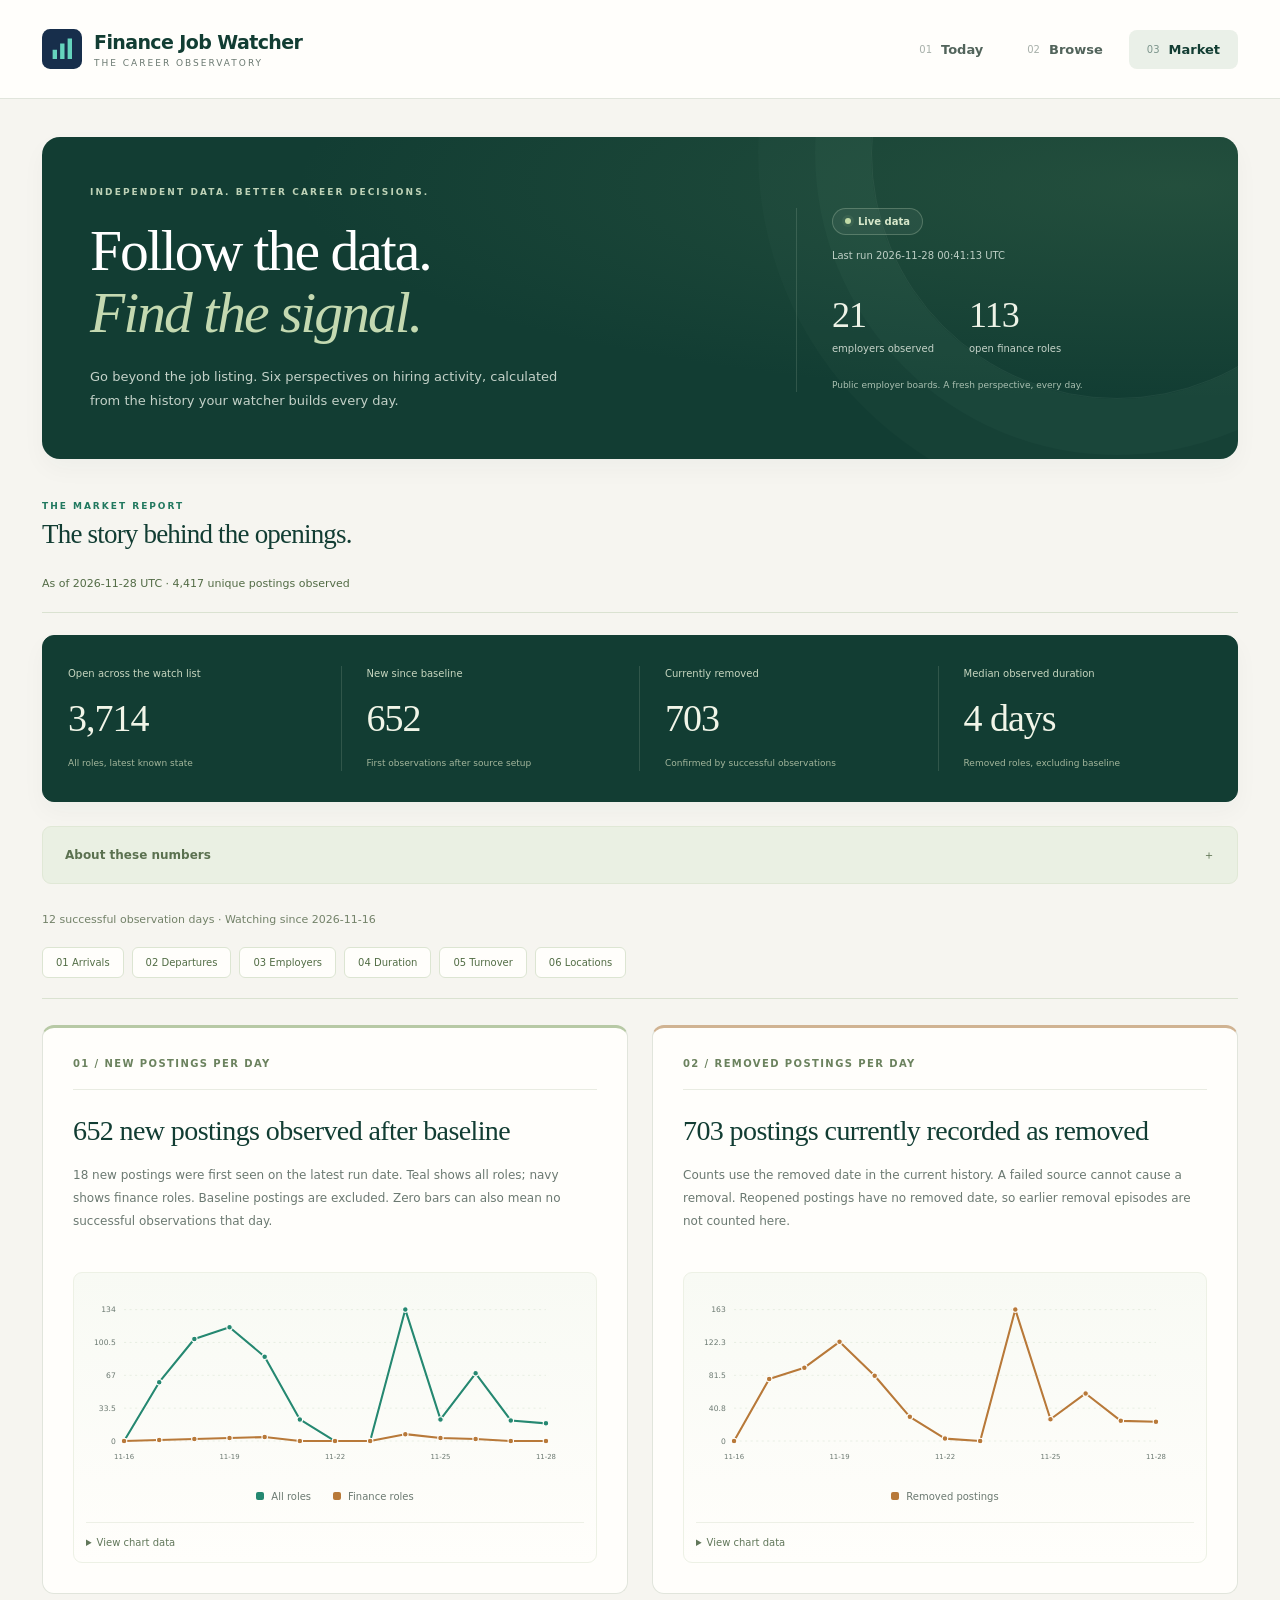
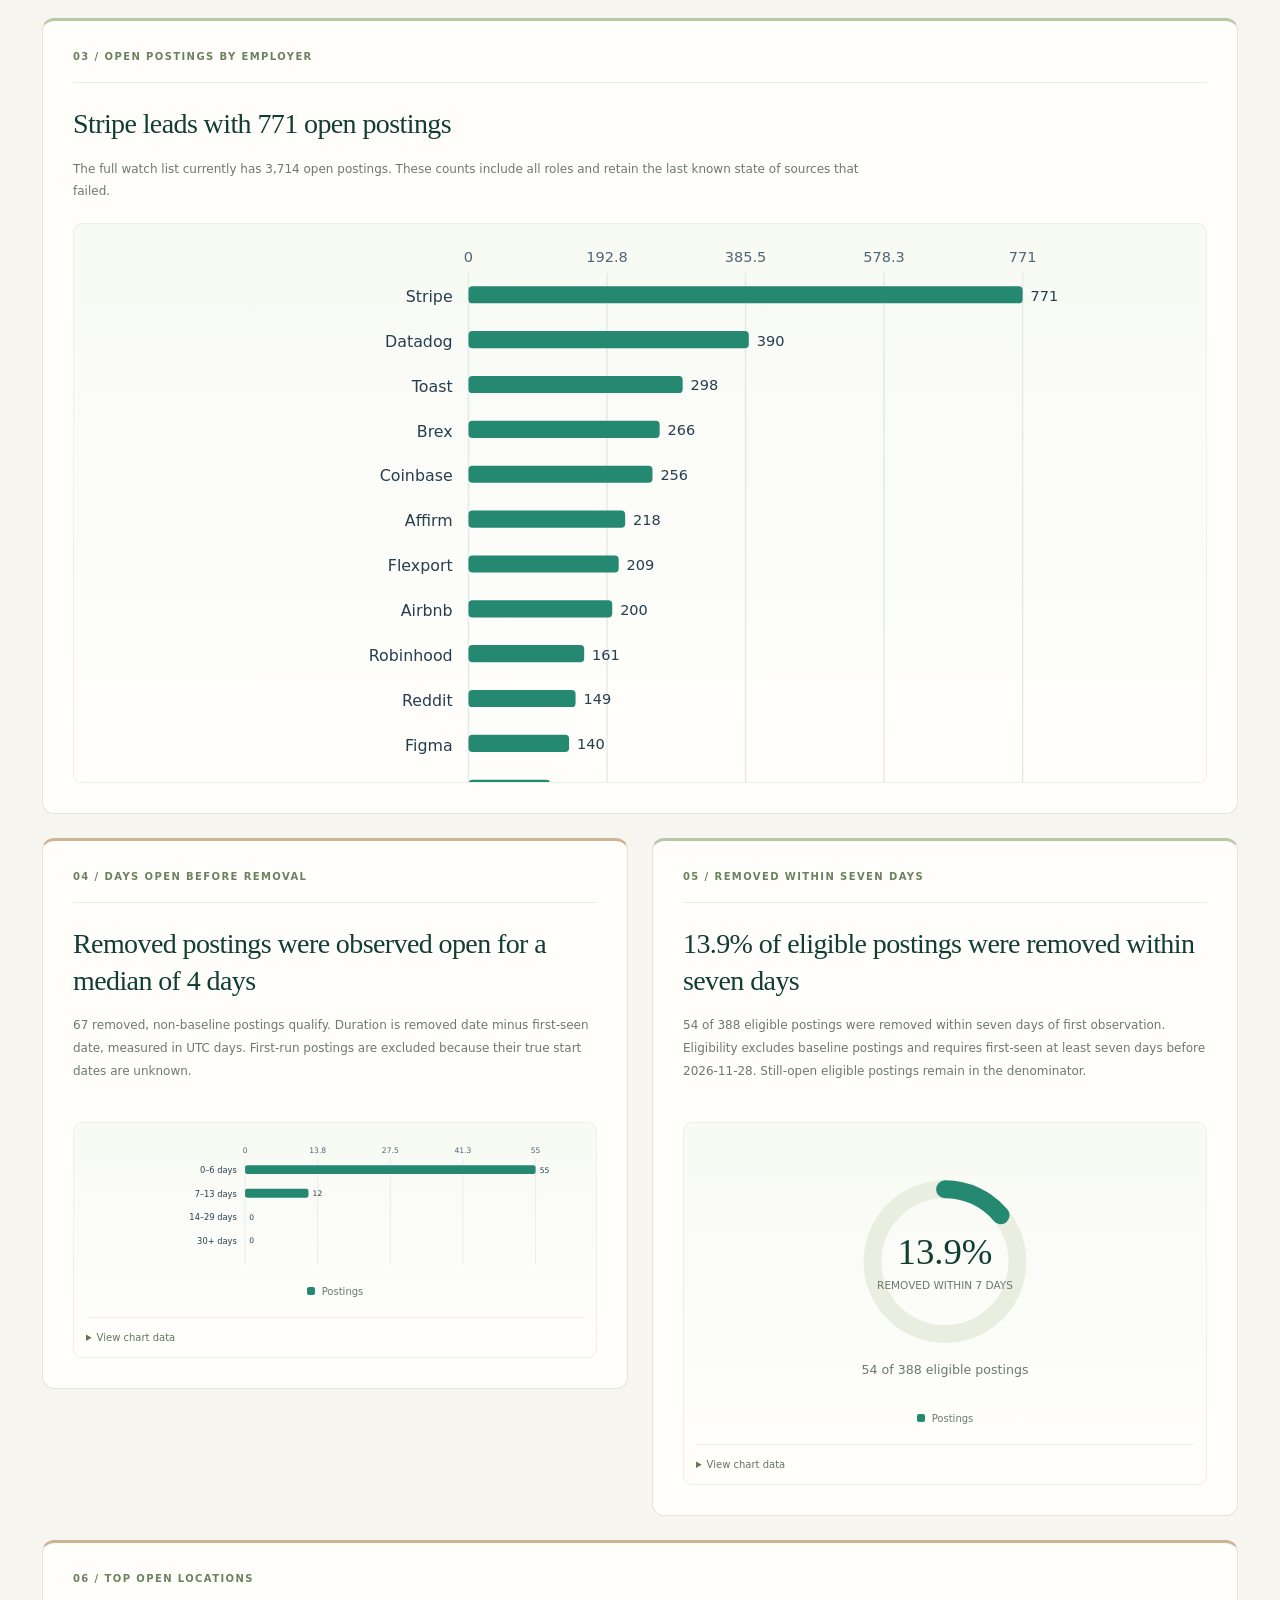
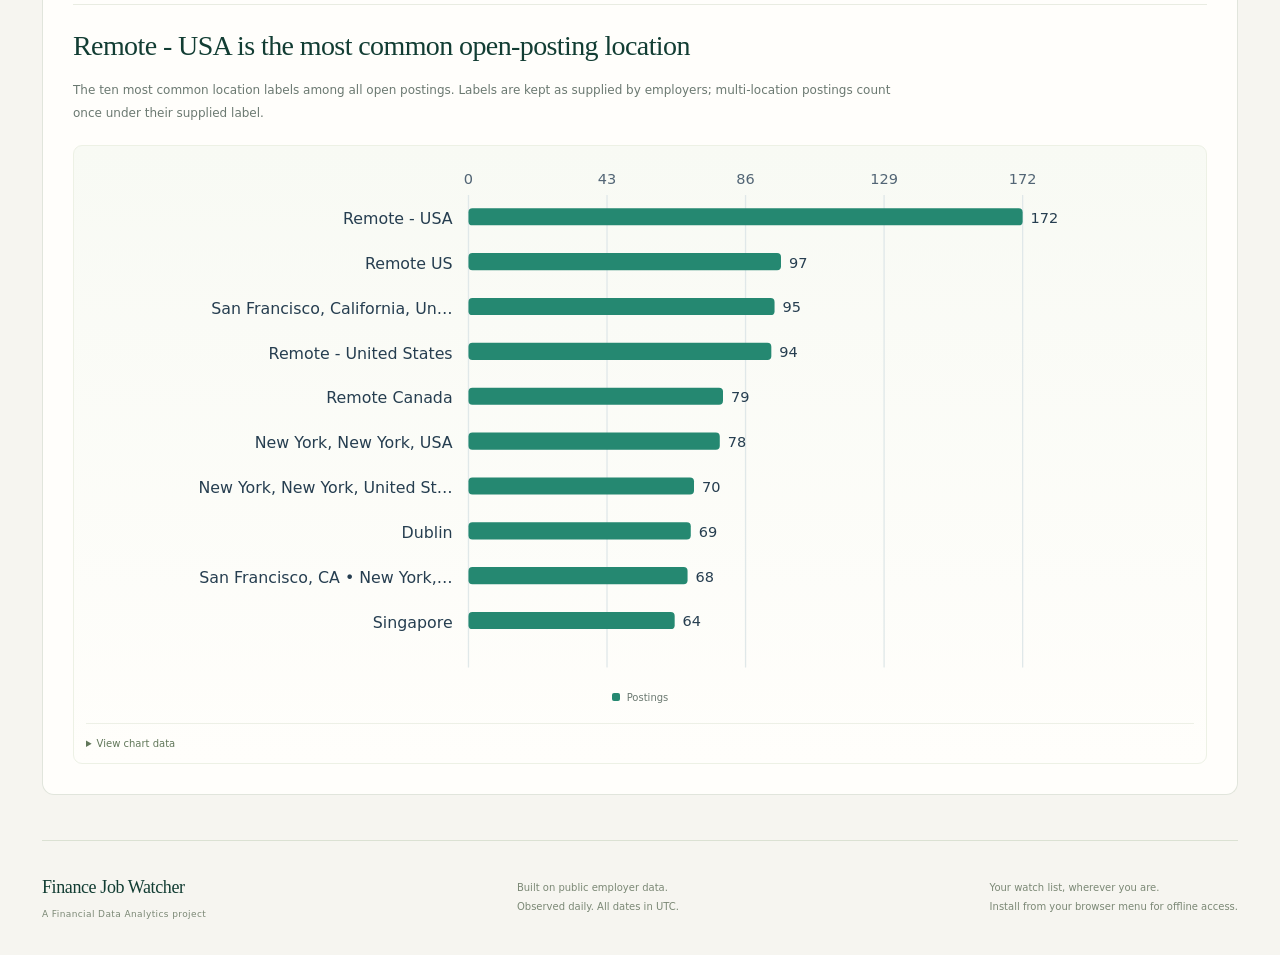
<file: market.html>
<!doctype html>
<html lang="en">
<head>
<meta charset="utf-8"><meta name="viewport" content="width=device-width,initial-scale=1">
<meta name="theme-color" content="#123d33"><meta name="description" content="A daily view of finance hiring: new roles, open postings, and job-market trends from public employer boards.">
<link rel="icon" href="./assets/icon.svg" type="image/svg+xml"><link rel="apple-touch-icon" href="./assets/icon-192.png">
<link rel="manifest" href="./manifest.webmanifest"><link rel="stylesheet" href="./assets/style.css?v=report-6">
<title>Market · Finance Job Watcher</title><script type="module" src="./assets/app.mjs?v=report-6"></script>
</head>
<body data-page="market">
<a class="skip" href="#main">Skip to content</a>
<header class="topbar"><div class="top-inner">
<a class="brand" href="./index.html"><img src="./assets/icon.svg" alt="" width="36" height="36"><span>Finance Job Watcher<small>The career observatory</small></span></a>
<nav class="nav" aria-label="Main navigation"><a data-nav="today" href="./index.html"><span aria-hidden="true">01</span>Today</a><a data-nav="browse" href="./browse.html"><span aria-hidden="true">02</span>Browse</a><a data-nav="market" href="./market.html"><span aria-hidden="true">03</span>Market</a></nav>
<button type="button" id="install-app" hidden>Install app</button></div></header>
<main id="main" class="workspace">
<div class="page-heading"><div><p class="eyebrow">Independent data. Better career decisions.</p><h1>Follow the data.<br><em>Find the signal.</em></h1><p class="subtitle">Go beyond the job listing. Six perspectives on hiring activity, calculated from the history your watcher builds every day.</p></div>
<div class="run-meta"><span class="pill" id="connection">Loading data</span><small id="run-time">Checking the latest snapshot…</small><div class="hero-facts"><div><strong id="hero-employers">—</strong><span>employers observed</span></div><div><strong id="hero-finance">—</strong><span>open finance roles</span></div></div><p class="hero-caption">Public employer boards. A fresh perspective, every day.</p></div></div>
<div id="notice" role="status" aria-live="polite"></div><p id="loading" class="loading" role="status">Loading job-market data…</p>
<div id="content" hidden>
<div class="section-intro"><div><p class="eyebrow">The market report</p><h2>The story behind the openings.</h2></div></div><p class="market-context" id="market-asof"></p><section class="report-summary" aria-label="Market summary"><div><span>Open across the watch list</span><strong id="summary-open">—</strong><small>All roles, latest known state</small></div><div><span>New since baseline</span><strong id="summary-new">—</strong><small>First observations after source setup</small></div><div><span>Currently removed</span><strong id="summary-removed">—</strong><small>Confirmed by successful observations</small></div><div><span>Median observed duration</span><strong id="summary-median">—</strong><small>Removed roles, excluding baseline</small></div></section><details class="report-method"><summary>About these numbers <span aria-hidden="true">＋</span></summary><p>All calculations below come from history.csv in your browser. First-run jobs were already open when observation started, so their true opening dates are unknown. A missing source is not evidence of a closure. Charts describe this watch list, not the whole labor market.</p></details><p id="report-observations" class="report-observations"></p><nav class="report-nav" aria-label="Report sections"><a href="#signal-new">01 Arrivals</a><a href="#signal-removed">02 Departures</a><a href="#signal-employers">03 Employers</a><a href="#signal-duration">04 Duration</a><a href="#signal-share">05 Turnover</a><a href="#signal-locations">06 Locations</a></nav><div class="market-grid"><section class="market-card" id="signal-new"><p class="eyebrow">01 / New postings per day</p><h2 id="finding-new"></h2><p id="explain-new"></p><div id="chart-new" class="chart" data-label="New postings per day"></div></section><section class="market-card" id="signal-removed"><p class="eyebrow">02 / Removed postings per day</p><h2 id="finding-removed"></h2><p id="explain-removed"></p><div id="chart-removed" class="chart" data-label="Removed postings per day"></div></section><section class="market-card" id="signal-employers"><p class="eyebrow">03 / Open postings by employer</p><h2 id="finding-employers"></h2><p id="explain-employers"></p><div id="chart-employers" class="chart" data-label="Open postings by employer"></div></section><section class="market-card" id="signal-duration"><p class="eyebrow">04 / Days open before removal</p><h2 id="finding-duration"></h2><p id="explain-duration"></p><div id="chart-duration" class="chart" data-label="Days open before removal"></div></section><section class="market-card" id="signal-share"><p class="eyebrow">05 / Removed within seven days</p><h2 id="finding-share"></h2><p id="explain-share"></p><div id="chart-share" class="chart" data-label="Removed within seven days"></div></section><section class="market-card" id="signal-locations"><p class="eyebrow">06 / Top open locations</p><h2 id="finding-locations"></h2><p id="explain-locations"></p><div id="chart-locations" class="chart" data-label="Top open locations"></div></section></div></div><footer class="footer"><span class="footer-brand">Finance Job Watcher<small>A Financial Data Analytics project</small></span><span>Built on public employer data.<br>Observed daily. All dates in UTC.</span><span>Your watch list, wherever you are.<br>Install from your browser menu for offline access.</span></footer></main></body></html>
</file>
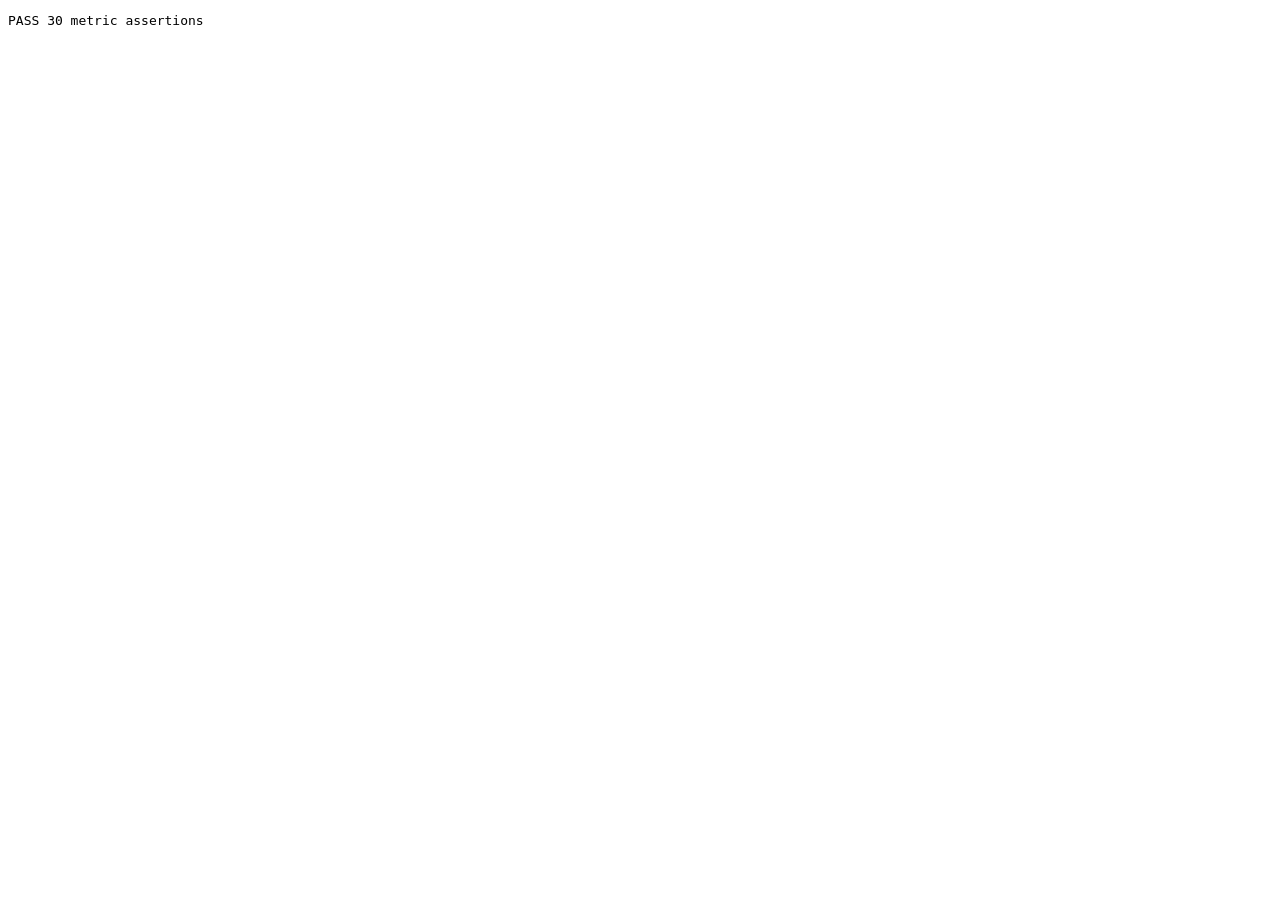
<file: tests/web/runner.html>
<!doctype html><html lang="en"><meta charset="utf-8"><title>Browser metric tests</title><body><pre id="result">RUNNING</pre><script type="module">import {runTests} from './metrics.test.mjs';try{document.querySelector('#result').textContent=`PASS ${runTests()} metric assertions`;}catch(e){document.querySelector('#result').textContent=`FAIL ${e.stack}`;}</script></body></html>
</file>
<file: assets/style.css>
:root{--forest:#123d33;--ink:#253e36;--muted:#6b7971;--teal:#21785f;--paper:#f6f5f0;--line:#e1e5dc;--white:#fff;--mint:#e9f2e9;--gold:#b87939;font-family:system-ui,-apple-system,BlinkMacSystemFont,"Segoe UI",sans-serif;color:var(--ink);background:var(--paper);font-synthesis:none}
*{box-sizing:border-box}body{margin:0}a{color:var(--teal);text-underline-offset:4px}button,input,select{font:inherit}button,a,input,select,summary{touch-action:manipulation}button{cursor:pointer}button:focus-visible,a:focus-visible,input:focus-visible,select:focus-visible,summary:focus-visible{outline:3px solid #b87939;outline-offset:4px}button{border:1px solid var(--line);border-radius:8px;padding:10px 15px;background:white;color:var(--ink)}[hidden]{display:none!important}.skip{position:absolute;top:-100px;left:16px;background:white;padding:12px;z-index:100}.skip:focus{top:12px}
.topbar{background:#fffefb;border-bottom:1px solid var(--line)}.top-inner{max-width:1344px;margin:auto;padding:0 42px;min-height:98px;display:flex;align-items:center;gap:34px}.brand{display:flex;align-items:center;gap:12px;text-decoration:none;color:var(--forest);font-size:19px;font-weight:750;letter-spacing:-.6px}.brand img{width:40px;height:40px}.brand small{display:block;font-size:9px;text-transform:uppercase;letter-spacing:2px;font-weight:500;margin-top:5px;color:var(--muted)}.nav{display:flex;gap:8px;margin-left:auto}.nav a{display:flex;align-items:center;gap:9px;padding:12px 18px;border-radius:8px;color:#52645b;text-decoration:none;font-size:13px;font-weight:650}.nav a>span{font-size:10px;opacity:.5;font-weight:450;font-variant-numeric:tabular-nums}.nav a[aria-current]{color:var(--forest);background:#eaf0e8}.nav a:hover{background:#f0f3ed}.top-inner>button{color:var(--forest);border-color:#bac9bd;font-size:12px;background:transparent}
.workspace{max-width:1344px;margin:auto;padding:38px 42px 32px}.page-heading{position:relative;isolation:isolate;overflow:hidden;display:grid;grid-template-columns:1.7fr 1fr;gap:36px;align-items:center;background:var(--forest);border-radius:18px;padding:50px 48px 46px;color:white;margin-bottom:42px;box-shadow:0 10px 24px #123d3309}.page-heading:before{content:"";position:absolute;z-index:-1;inset:0;background:radial-gradient(ellipse at 95% 15%,#4c79544d,transparent 55%)}.page-heading:after{content:"";position:absolute;z-index:-1;width:490px;height:490px;border:1px solid #a6c9ac17;border-radius:50%;right:-125px;top:-230px;box-shadow:0 0 0 56px #a6c9ac08,0 0 0 113px #a6c9ac06;pointer-events:none}.eyebrow{font-size:10px;font-weight:750;text-transform:uppercase;letter-spacing:2px;color:var(--teal);margin:0 0 12px}.page-heading .eyebrow{color:#bed2b7;font-size:9px;letter-spacing:2.1px;margin-bottom:23px}h1{font-family:Georgia,"Times New Roman",serif;font-size:clamp(37px,4.5vw,64px);font-weight:400;line-height:1.07;letter-spacing:-2px;margin:0 0 22px}h1 em{font-weight:400;color:#c4d9b1}.subtitle{color:var(--muted);line-height:1.85;max-width:680px;margin:0;font-size:13px}.page-heading .subtitle{color:#c4d2c9;max-width:470px;font-size:13px;line-height:1.85}.run-meta{border-left:1px solid #c9d8c52a;padding-left:35px;text-align:left;min-width:0}.run-meta small{display:block;margin-top:12px;font-size:10px;line-height:1.7;color:#becfc5;font-variant-numeric:tabular-nums}.pill{display:inline-flex;align-items:center;gap:7px;background:#ffffff0d;border:1px solid #bed2b74a;color:#d7e8cb;font-size:10px;font-weight:600;border-radius:20px;padding:7px 12px}.pill:before{content:"";width:6px;height:6px;background:#c2dba7;border-radius:50%;box-shadow:0 0 0 3px #c2dba714}.hero-facts{display:flex;gap:35px;margin-top:30px}.hero-facts strong{display:block;font-family:Georgia,serif;font-size:36px;font-weight:400;letter-spacing:-1px;color:#eef3e7}.hero-facts span{display:block;font-size:10px;color:#c6d3c9;margin-top:7px}.hero-caption{font-size:9px;color:#a9bfb0;line-height:1.6;margin:24px 0 0}
#notice:not(:empty){border:1px solid #dccca2;background:#fff8e7;border-radius:8px;padding:14px 18px;margin-bottom:24px;font-size:13px;line-height:1.6}.section-intro{display:flex;align-items:flex-end;justify-content:space-between;gap:20px;margin:0 0 24px}.section-intro .eyebrow{margin-bottom:8px;font-size:9px}.section-intro h2{font-family:Georgia,serif;font-size:27px;letter-spacing:-.8px;font-weight:400;margin:0;color:var(--forest)}.text-link{text-decoration:none;font-size:12px;font-weight:650;padding-bottom:4px}.text-link span{font-size:17px;margin-left:10px}.section-hint{font-size:11px;color:var(--muted)}.stats{display:grid;grid-template-columns:repeat(4,1fr);gap:17px;margin-bottom:32px}.stat{position:relative;background:#fffefb;border:1px solid var(--line);padding:24px 25px 22px;border-radius:12px;box-shadow:0 3px 5px #18382902}.stat:before{content:"";display:block;width:25px;height:3px;border-radius:4px;background:#d5e1ce;margin-bottom:20px}.stat p{font-size:11px;font-weight:550;color:#66756b;margin:0 0 14px}.stat strong{display:block;font-size:42px;letter-spacing:-1.8px;line-height:1.05;color:var(--forest);font-weight:500;font-variant-numeric:tabular-nums}.stat small{display:block;font-size:9px;color:var(--muted);margin-top:17px;line-height:1.6}.stat.accent{background:#e6eddf;border-color:#d4dec9}.stat.accent:before{background:var(--teal)}.stat:nth-child(3):before{background:#4b9b76}.stat:nth-child(4):before{background:#b59b78}
.panel{background:#fffefb;border:1px solid var(--line);border-radius:12px;margin-bottom:26px;overflow:hidden;box-shadow:0 3px 8px #18382902}.panel-head{padding:25px 28px;border-bottom:1px solid #e8ece3;display:flex;align-items:center;justify-content:space-between;gap:16px}.panel-head h2{margin:0;font-size:16px;letter-spacing:-.4px;font-weight:650;color:var(--forest);display:flex;align-items:center;gap:10px}.panel-head p{margin:7px 0 0;font-size:11px;color:var(--muted);line-height:1.6}.section-dot{display:inline-block;width:7px;height:7px;background:#3d916b;border-radius:50%}.section-dot.muted{background:#b7a17c}.number{background:#f0f3eb;border:1px solid #e1e8d9;border-radius:20px;min-width:32px;text-align:center;padding:5px 10px;font-size:11px;color:var(--forest);font-weight:650;font-variant-numeric:tabular-nums}.empty{padding:46px 28px;color:var(--muted);font-size:13px;margin:0;text-align:center;background:linear-gradient(180deg,#fffefb,#fafbf6)}.empty:before{content:"· · ·";display:block;width:46px;height:46px;margin:0 auto 14px;border:1px solid #dee7d5;border-radius:50%;line-height:34px;letter-spacing:2px;font-size:24px;color:#779277;background:#f2f6ed}.source-grid{list-style:none;padding:8px 28px 0;margin:0;display:grid;grid-template-columns:repeat(3,1fr);gap:0 30px}.source{display:flex;align-items:center;justify-content:space-between;gap:12px;padding:17px 0;border-bottom:1px solid #ebeee7;font-size:11px}.source>span:first-child{text-transform:capitalize;font-weight:650}.source-ok{color:#527c5c;display:flex;align-items:center;gap:7px}.source-ok:before{content:"";width:5px;height:5px;border-radius:50%;background:#6b9e6d}.source-failed{color:#a04f3b;background:#faf0e9;border-radius:4px;padding:2px 6px}.panel-note{padding:19px 28px;color:var(--muted);font-size:10px;line-height:1.85;margin:0}
.table-wrap{overflow-x:auto}table{border-collapse:collapse;width:100%;text-align:left;font-size:12px}th{font-weight:600;font-size:9px;letter-spacing:1px;text-transform:uppercase;color:#748171;background:#f5f7f0;padding:15px 24px;border-bottom:1px solid #e8ece3;white-space:nowrap}td{padding:21px 24px;border-bottom:1px solid #edf0e8;line-height:1.7;vertical-align:middle}tbody tr:last-child td{border-bottom:0}tbody tr:hover{background:#f8faf4}td a{font-weight:600;text-decoration:none;color:var(--forest);font-size:13px}td a:hover{text-decoration:underline}td a:after{content:" ↗";color:#829679;font-size:12px}td small{display:block;white-space:nowrap;color:var(--muted);font-size:9px;margin-top:3px}.posting-location{max-width:265px;min-width:130px;color:#677366;font-size:11px;overflow-wrap:anywhere}.employer-identity{display:flex;align-items:center;gap:10px;font-size:11px;font-weight:600}.employer-mark{display:inline-grid;place-items:center;flex-shrink:0;width:31px;height:31px;background:#eef2e7;border:1px solid #e0e7d7;border-radius:8px;font-size:9px;letter-spacing:.5px;color:#526f4e}.tag{display:inline-block;margin:5px 0 0 7px;font-size:8px;font-weight:550;padding:2px 7px;background:#e8f3e7;color:#487441;border-radius:4px;vertical-align:middle;white-space:nowrap}.tag.neutral{background:#f1eee6;color:#8a7c61}.star{border:0;background:transparent;font-size:25px;padding:3px;color:#a8843d;line-height:1.2}.star:hover{background:#f4eddf}
.filter-panel{padding:25px 28px;overflow:visible}.filter-top{display:flex;align-items:center;justify-content:space-between;gap:20px;margin-bottom:25px;padding-bottom:22px;border-bottom:1px solid #e8ece3}.toggle{display:flex;align-items:center;gap:9px;font-size:12px;font-weight:550;color:var(--forest)}.toggle input{accent-color:var(--teal);width:17px;height:17px}.filter-top>button{font-size:10px;background:transparent;color:var(--muted);border:0;padding:7px}.filter-top>button:hover{color:var(--forest);background:#f1f4eb}.filters{display:grid;grid-template-columns:2fr 1.2fr 1fr 1fr;gap:20px}.field{display:flex;flex-direction:column;min-width:0;gap:9px;font-size:10px;font-weight:650;color:#526a57}input[type=search],select{padding:13px 14px;border:1px solid #d6dfcf;border-radius:7px;color:#263e30;background:#fffefb;width:100%;min-width:0;font-size:14px;min-height:47px;color-scheme:light}input[type=search]::placeholder{color:#8a9684}select option{background:#fff;color:#203c2b;font-size:14px}.results-top{display:flex;align-items:center;justify-content:space-between;padding:22px 28px;border-bottom:1px solid var(--line);gap:16px}.results-top strong{font-size:13px;color:var(--forest);font-weight:600}.results-top>span{font-size:10px;color:var(--muted)}
/* Keep the location picker full width, with large readable options. */
.location-field{position:relative;grid-column:1/-1;order:1}.location-toggle{display:flex;align-items:center;justify-content:space-between;gap:12px;min-height:48px;width:100%;padding:12px 14px;border-color:#d6dfcf;text-align:left;font-size:14px;font-weight:400;line-height:1.6;color:#203c2b;background:#fffefb}#location-value{white-space:normal;overflow-wrap:anywhere}.location-toggle>span:last-child{flex-shrink:0;color:#5c7158}.location-menu{position:static;width:100%;margin-top:4px;padding:16px;background:#fff;color:#142b20;color-scheme:light;border:2px solid #a9bda1;border-radius:8px;box-shadow:none}.location-menu input[type=search]{font-size:16px;min-height:48px;color:#142b20;background:#fff}.location-options{max-height:360px;overflow-y:auto;overscroll-behavior:contain;margin-top:12px;scrollbar-gutter:stable}.location-option{display:block;width:100%;min-height:56px;border:0;border-bottom:1px solid #e0e6da;border-radius:0;padding:16px;text-align:left;font-family:system-ui,sans-serif;font-size:18px;font-weight:500;line-height:1.65;letter-spacing:normal;white-space:normal;overflow-wrap:anywhere;color:#142b20;background:#fff;opacity:1}.location-option:hover,.location-option:focus-visible{background:#f0f5e9}.location-option[aria-pressed=true]{background:#e2efdb;color:#214b28;font-weight:650}.location-feedback{margin:10px 4px 2px;color:#596d53;font-size:12px;font-weight:400;line-height:1.5}
.market-grid{display:grid;grid-template-columns:1fr 1fr;gap:24px}.market-card{position:relative;padding:30px;background:#fffefb;border:1px solid var(--line);border-radius:12px;min-width:0}.market-card>.eyebrow{font-size:9px;color:#74866c;letter-spacing:1.4px;border-bottom:1px solid #e9ece2;padding-bottom:17px;margin-bottom:22px}.market-card h2{font-family:Georgia,serif;font-size:26px;line-height:1.25;letter-spacing:-.6px;font-weight:400;margin:0 0 15px;color:var(--forest)}.market-card>p:not(.eyebrow){font-size:11px;line-height:1.95;color:var(--muted);min-height:88px}.chart{overflow:auto;max-height:620px;border-top:1px dashed #e1e8da;padding-top:20px;margin-top:20px}.chart svg{display:block;width:100%;min-width:440px;height:auto}.chart details{font-size:10px;margin-top:20px;border-top:1px solid #edf0e6;padding-top:14px}.chart summary{cursor:pointer;color:#61775a}.chart details table{margin-top:12px}.chart td,.chart th{padding:9px}.legend{display:flex;gap:22px;justify-content:center;margin-top:18px;font-size:10px;color:var(--muted)}.legend span:before{content:"";display:inline-block;width:8px;height:8px;background:var(--series-color);margin-right:7px;border-radius:2px}.market-context{padding:17px 22px;background:#eaf0e3;border:1px solid #e0e8d6;border-radius:9px;color:#607253;font-size:11px;line-height:1.9;margin:0 0 22px}#market-asof{background:transparent;border:0;border-bottom:1px solid #dae2d1;border-radius:0;padding:0 0 17px;font-size:11px;color:#526b45}
.footer{display:flex;justify-content:space-between;align-items:center;gap:26px;border-top:1px solid #dbe1d3;padding:29px 0 0;margin-top:45px;font-size:10px;line-height:1.9;color:#7b8875}.footer-brand{font-family:Georgia,serif;font-size:18px;color:var(--forest);letter-spacing:-.4px}.footer-brand small{display:block;font-family:system-ui,sans-serif;font-size:9px;letter-spacing:.4px;color:#7b8875;margin-top:2px}.footer a{color:inherit}.loading{padding:40px;background:#fffefb;border:1px solid var(--line);border-radius:12px;font-size:13px}.error{color:#a2382e}.sr-only{position:absolute;width:1px;height:1px;padding:0;margin:-1px;overflow:hidden;clip:rect(0,0,0,0);white-space:nowrap;border:0}
@media(min-width:1600px){.workspace,.top-inner{max-width:1440px}}
@media(max-width:1050px){.workspace{padding:28px}.top-inner{padding:0 28px;gap:20px}.page-heading{padding:38px 32px;gap:25px}.run-meta{padding-left:25px}.hero-facts{gap:20px}.hero-facts strong{font-size:30px}.stats{gap:12px}.stat{padding:22px 19px}.stat strong{font-size:36px}.source-grid{grid-template-columns:repeat(2,1fr)}.filters{grid-template-columns:repeat(2,1fr)}.market-card{padding:24px}.market-card h2{font-size:23px}}
@media(max-width:760px){.top-inner{flex-wrap:wrap;padding:20px 22px 10px;gap:15px;min-height:0}.brand{font-size:17px}.brand img{width:35px;height:35px}.brand small{font-size:8px;letter-spacing:1.5px}.nav{width:100%;order:3;gap:5px;margin:0}.nav a{flex:1;justify-content:center;padding:12px 14px}.top-inner>button{margin-left:auto;font-size:10px}.workspace{padding:22px}.page-heading{grid-template-columns:1fr;gap:30px;padding:35px 28px;border-radius:13px;margin-bottom:32px}h1{font-size:47px;letter-spacing:-1.5px}.page-heading .eyebrow{font-size:8px;letter-spacing:1.6px}.page-heading .subtitle{max-width:100%;font-size:12px}.run-meta{border-left:0;border-top:1px solid #c9d8c52a;padding:22px 0 0}.run-meta small{display:inline;margin-left:8px;font-size:9px}.hero-facts{margin-top:22px;gap:45px}.hero-facts strong{font-size:31px}.hero-caption{margin-top:16px}.stats{grid-template-columns:repeat(2,1fr)}.stat{padding:21px}.section-intro h2{font-size:24px}.section-hint{display:none}.market-grid{grid-template-columns:1fr}.market-card>p:not(.eyebrow){min-height:0}.panel-head{padding:22px}.source-grid{padding:5px 22px 0;gap:0 22px}.filter-panel{padding:22px}.filter-top{flex-wrap:wrap;gap:15px}.footer{flex-wrap:wrap;align-items:flex-start}.footer-brand{width:100%}}
@media(max-width:450px){.workspace{padding:16px}.top-inner{padding:18px 16px 9px}.brand{font-size:16px}.brand small{font-size:7px}.nav a{font-size:12px}h1{font-size:41px}.page-heading{padding:29px 23px}.page-heading .eyebrow{font-size:7px}.run-meta small{display:block;margin-left:0;margin-top:12px}.section-intro{align-items:center}.section-intro h2{font-size:22px}.text-link{font-size:10px}.stats{gap:10px}.stat{padding:18px 16px}.stat strong{font-size:34px}.stat small{font-size:8px}.stat p{font-size:10px}.source-grid{grid-template-columns:1fr}.filters{grid-template-columns:1fr}.filter-top{display:block}.filter-top>.toggle{margin-bottom:15px}.filter-top>button{padding-left:0}.results-top{padding:20px;flex-direction:column;align-items:flex-start;gap:7px}.market-card{padding:22px}.market-card h2{font-size:24px}.chart svg{min-width:430px}.location-menu{padding:10px}input[type=search],select{font-size:16px}td,th{padding:16px 19px}.footer{gap:18px}.footer>span{display:block;width:100%}}
@media(prefers-reduced-motion:no-preference){button,a{transition:background .18s,color .18s,box-shadow .18s}.stat{transition:transform .18s,box-shadow .18s}.stat:hover{transform:translateY(-3px);box-shadow:0 8px 20px #123d3308}}

/* Browse: distinct role cards, with the existing readable filter controls. */
.browse-results{margin-top:30px}.browse-results>.results-top{padding:0 0 20px;border-bottom:1px solid #dbe3d2;margin-bottom:22px}.job-grid{display:grid;grid-template-columns:repeat(2,minmax(0,1fr));gap:20px}.job-card{min-width:0;display:flex;flex-direction:column;background:#fffefb;border:1px solid #dfe5d7;border-radius:12px;padding:25px 26px;box-shadow:0 3px 8px #123d3303}.job-card-top{display:flex;justify-content:space-between;align-items:center;gap:16px}.job-card .employer-mark{width:39px;height:39px;font-size:11px;background:#edf2e6}.job-card .employer-identity{font-size:12px;letter-spacing:.1px}.job-card h3{font-family:Georgia,serif;font-size:24px;font-weight:400;letter-spacing:-.5px;line-height:1.35;margin:23px 0 10px}.job-card h3 a{color:var(--forest);text-decoration:none}.job-card h3 a:hover{text-decoration:underline}.job-card h3 a:after{content:' ↗';font-family:system-ui,sans-serif;font-size:15px;color:#7c9671}.job-location{font-size:12px;line-height:1.8;color:#687a5f;margin:0 0 16px;overflow-wrap:anywhere}.job-badges{display:flex;gap:7px;flex-wrap:wrap;margin-bottom:25px}.job-badges .tag{margin:0;padding:4px 9px;font-size:9px}.job-card-bottom{display:flex;justify-content:space-between;gap:14px;flex-wrap:wrap;padding-top:17px;margin-top:auto;border-top:1px solid #e9ede2;font-size:10px;color:#7a8871}.browse-results+.subtitle{margin-top:22px}
/* Market: summary first, followed by six distinct report sections. */
.report-summary{display:grid;grid-template-columns:repeat(4,minmax(0,1fr));background:#fffefb;border:1px solid #dde4d2;border-radius:12px;padding:27px 0;margin:0 0 24px}.report-summary>div{min-width:0;padding:0 25px;border-right:1px solid #e0e7d8}.report-summary>div:last-child{border:0}.report-summary span{display:block;font-size:10px;color:#607453;line-height:1.6}.report-summary strong{display:block;font-size:34px;font-weight:450;letter-spacing:-1px;color:var(--forest);line-height:1.2;margin:14px 0}.report-summary small{display:block;font-size:9px;color:#86907c;line-height:1.7}.report-method{background:#eaf0e3;border:1px solid #e0e8d6;border-radius:9px;padding:17px 22px;margin-bottom:26px;font-size:12px;color:#5b7150}.report-method summary{cursor:pointer;font-weight:600;display:flex;justify-content:space-between;align-items:center;gap:20px;min-height:22px}.report-method p{font-size:11px;line-height:1.9;max-width:1000px;margin:14px 0 0}.market-grid{align-items:start}.market-card:nth-child(3){grid-column:1/-1}.market-card:nth-child(3)>.chart{max-height:560px}.market-card:nth-child(3) svg{max-width:950px;margin:auto}.market-card:nth-child(3)>p:not(.eyebrow){min-height:0;max-width:800px}.market-card{border-top:3px solid #b7c9a5}.market-card:nth-child(even){border-top-color:#d0b392}
@media(max-width:950px){.report-summary{grid-template-columns:repeat(2,1fr);gap:25px 0}.report-summary>div:nth-child(2){border:0}.job-card{padding:22px}.job-card h3{font-size:23px}}
@media(max-width:760px){.job-grid{grid-template-columns:1fr}.market-card:nth-child(3){grid-column:auto}.report-summary strong{font-size:29px}.report-summary>div{padding:0 18px}.browse-results>.results-top{align-items:flex-start}.job-card h3{font-size:26px}}
@media(max-width:450px){.report-summary{padding:22px 0;gap:22px 0}.report-summary span{font-size:9px}.report-summary strong{font-size:26px}.report-summary small{font-size:8px}.job-card{padding:22px}.job-card h3{font-size:24px}.job-card-bottom{font-size:9px}}

/* Market report: chapter navigation and distinct chart treatments. */
body[data-page=market] .report-summary{background:#123d33;border-color:#123d33;padding:30px 0;box-shadow:0 10px 25px #123d3309}
body[data-page=market] .report-summary>div{border-color:#c9d8c52a}
body[data-page=market] .report-summary span{color:#c6d5bf}
body[data-page=market] .report-summary strong{color:#f1f5e8;font-family:Georgia,serif;font-weight:400;font-size:38px}
body[data-page=market] .report-summary small{color:#a3b69c}
.report-observations{font-size:11px;color:#738269;line-height:1.8;margin:26px 0 17px}
.report-nav{display:flex;gap:8px;flex-wrap:wrap;margin:0 0 26px;padding-bottom:20px;border-bottom:1px solid #dae2d1}
.report-nav a{padding:9px 13px;border:1px solid #dce5d2;background:#fffefb;border-radius:6px;font-size:10px;color:#526d45;text-decoration:none}
.report-nav a:hover{background:#e8f0df;color:#123d33}
.market-card{scroll-margin-top:24px}
body[data-page=market] .market-card>.eyebrow{font-size:10px;color:#6b825e;padding-bottom:20px;margin-bottom:23px}
body[data-page=market] .market-card h2{font-size:28px;line-height:1.3}
body[data-page=market] .market-card>p:not(.eyebrow){font-size:12px;line-height:1.9}
body[data-page=market] .chart{background:linear-gradient(180deg,#f8faf4,#fffefb);border:1px solid #edf1e5;border-radius:9px;padding:20px 12px 14px}
body[data-page=market] .chart>.empty{border:0;background:transparent}
#chart-share>svg{min-width:260px;max-width:420px;margin:auto}
body[data-page=market] .market-card:nth-child(6){grid-column:1/-1}
body[data-page=market] .market-card:nth-child(6)>p:not(.eyebrow){min-height:0;max-width:850px}
body[data-page=market] .market-card:nth-child(6) svg{max-width:950px;margin:auto}
@media(max-width:760px){body[data-page=market] .market-card:nth-child(6){grid-column:auto}body[data-page=market] .market-card h2{font-size:25px}.report-nav a{flex:1 0 28%;text-align:center}body[data-page=market] .report-summary strong{font-size:32px}}
</file>
